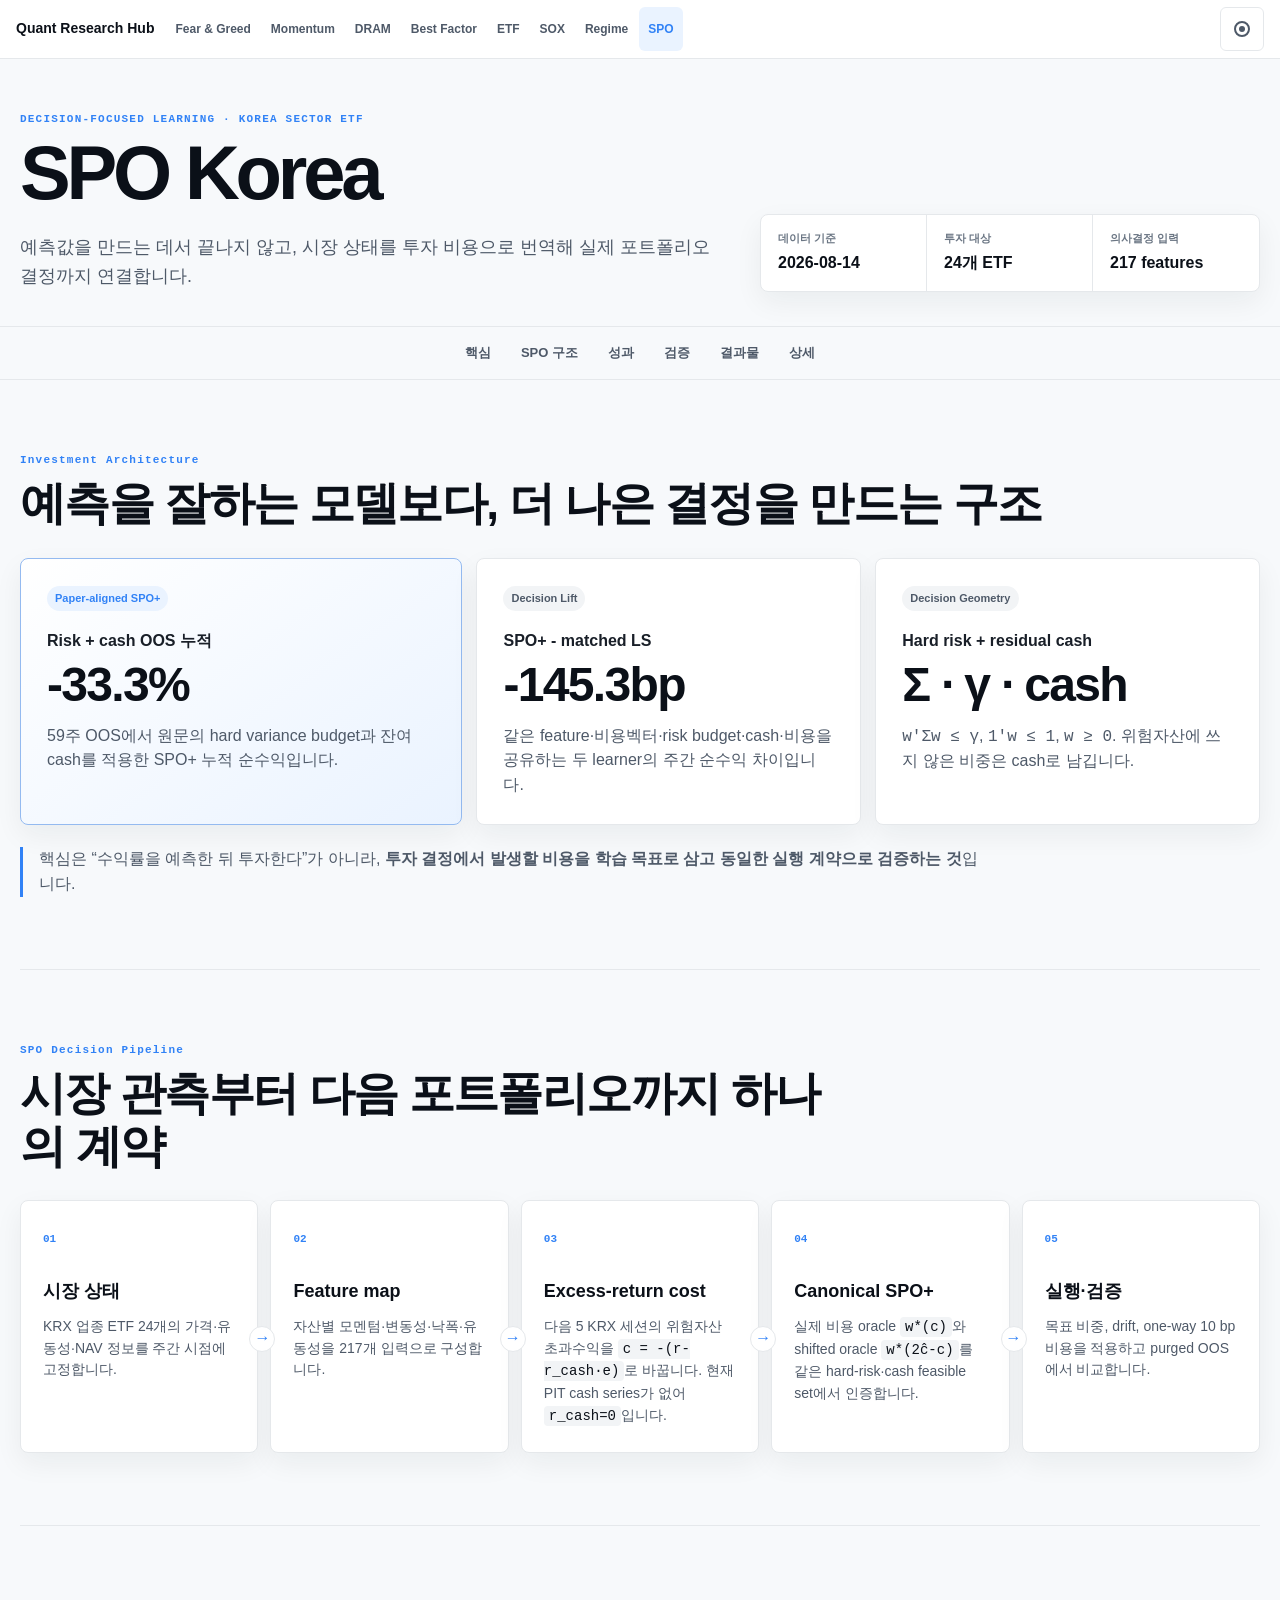
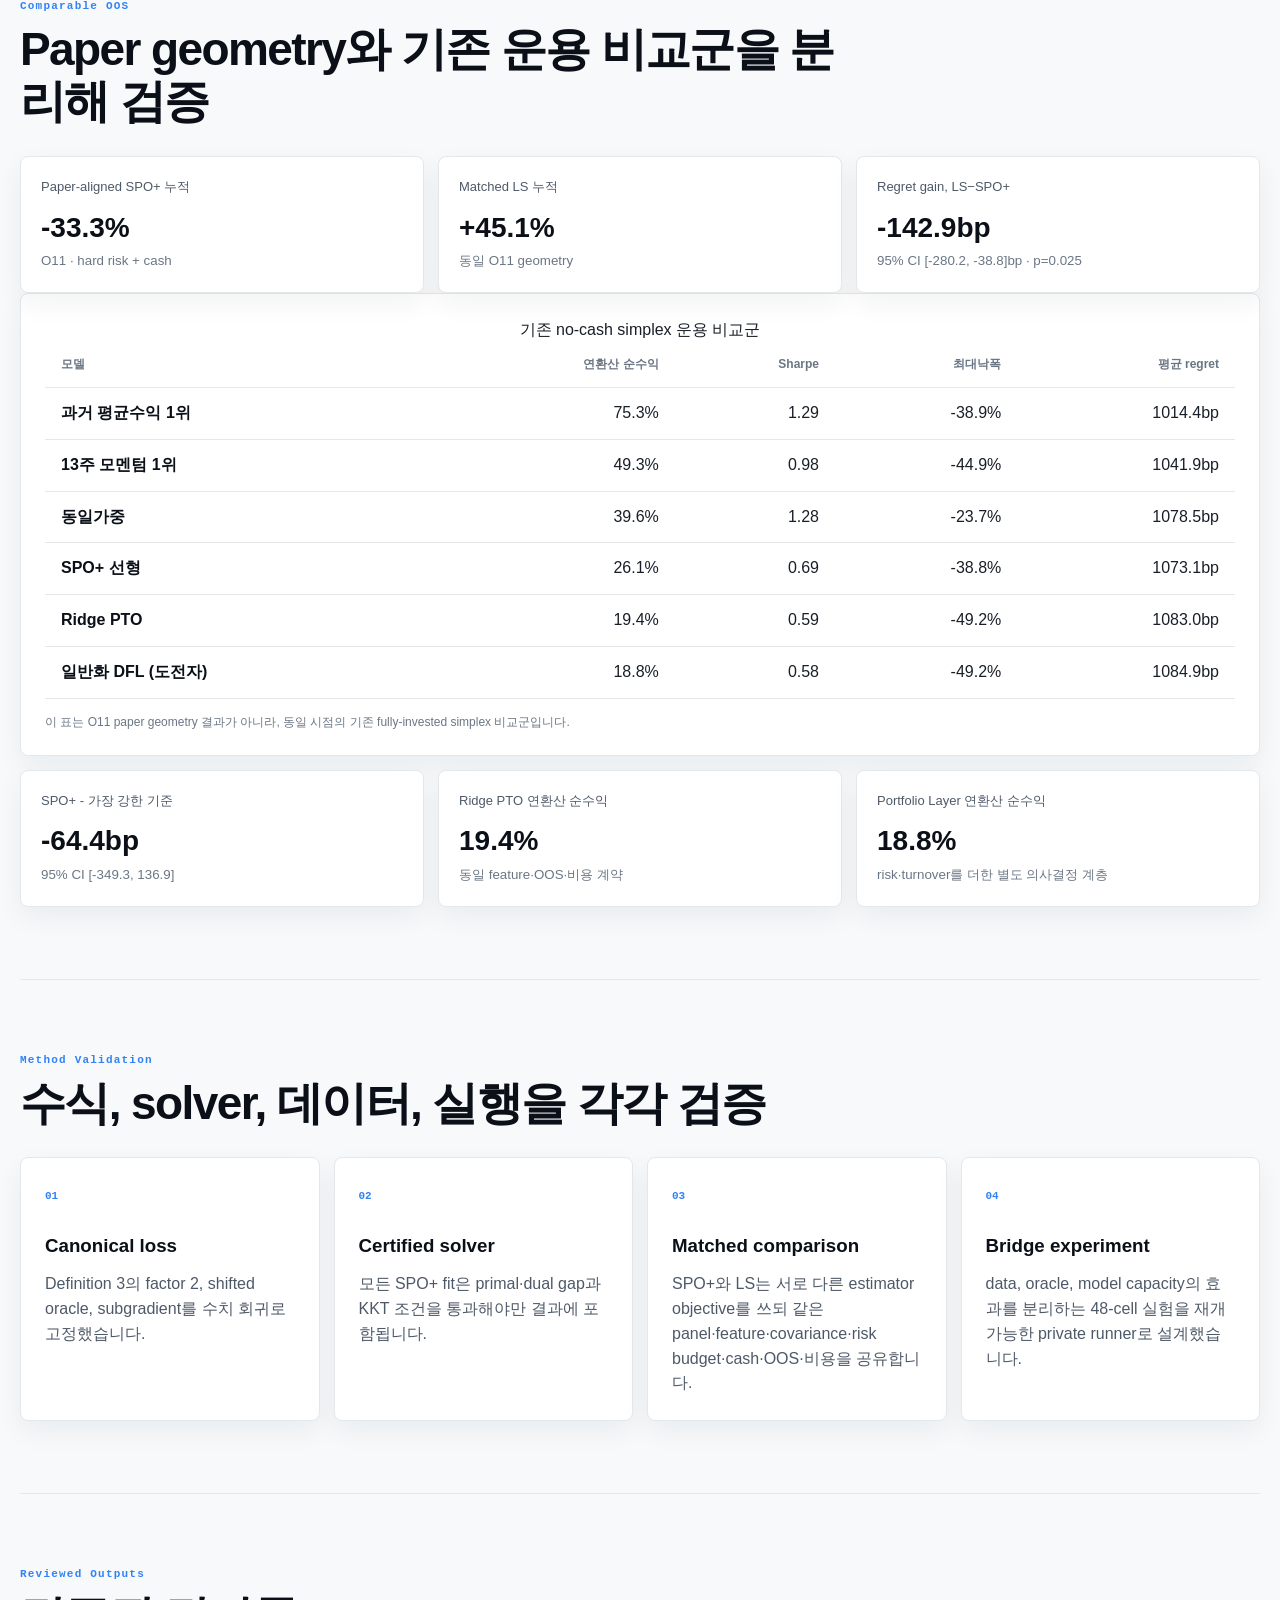
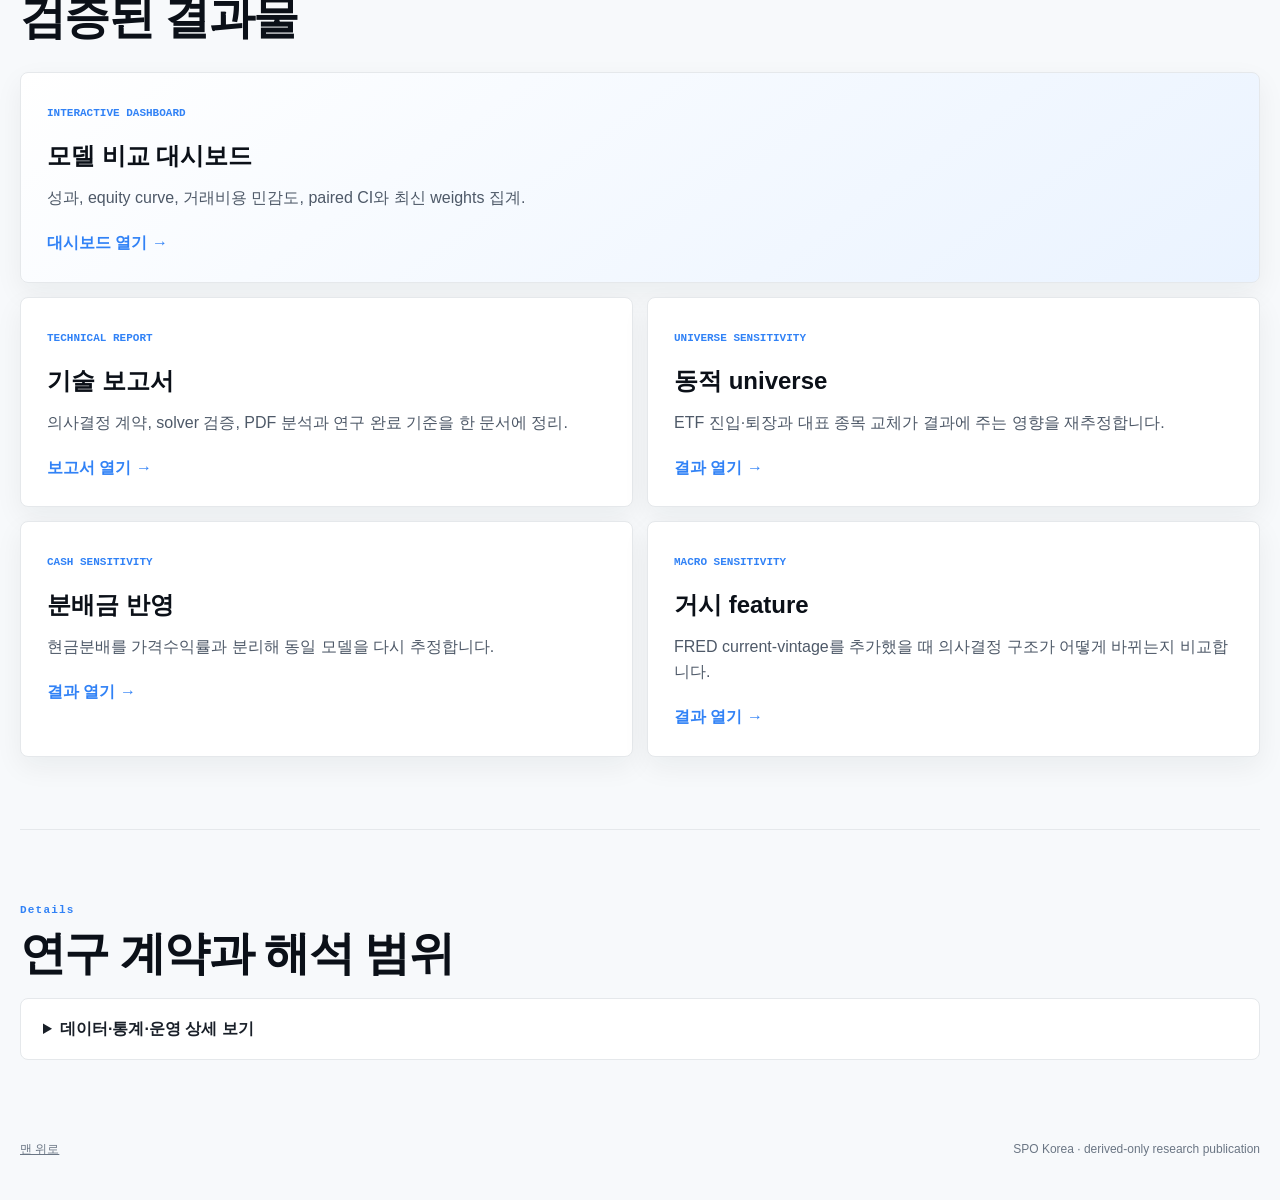
<file: index.html>
<!doctype html>
<html lang="ko" data-theme="light">
<head>
  <meta charset="utf-8">
  <meta name="viewport" content="width=device-width, initial-scale=1">
  <meta name="color-scheme" content="light dark">
  <meta name="description" content="한국 업종 ETF에서 SPO+, PTO, 일반화 DFL과 기준모형을 동일한 주간 OOS 계약으로 비교하는 의사결정 중심 리서치">
  <meta http-equiv="Content-Security-Policy" content="default-src 'none'; style-src 'self'; script-src 'self'; img-src 'self' data:; frame-src 'self'; connect-src 'none'; base-uri 'none'; form-action 'none'">
  <title>SPO Korea | Decision-focused ETF Research</title>
  <link rel="icon" href="data:,">
  <link rel="stylesheet" href="assets/styles.css">
  <script src="assets/app.js" defer></script>
</head>
<body id="top" class="has-quant-shared-nav">
  <a class="skip-link" href="#main-content">본문으로 건너뛰기</a>
  <nav class="site-nav" aria-label="연결 프로젝트 바로가기">
    <div class="site-nav-inner">
      <a class="site-nav-brand" href="https://sonchanggi.github.io/quant-dashboard/">Quant Research Hub</a>
      <div class="site-nav-links" aria-label="프로젝트 목록">
        <a href="https://sonchanggi.github.io/fearNgreed/">Fear &amp; Greed</a>
        <a href="https://sonchanggi.github.io/momentum-factor-lab/">Momentum</a>
        <a href="https://sonchanggi.github.io/dram-price/">DRAM</a>
        <a href="https://sonchanggi.github.io/best-factor/">Best Factor</a>
        <a href="https://sonchanggi.github.io/etf-tracking/">ETF</a>
        <a href="https://sonchanggi.github.io/sox/">SOX</a>
        <a href="https://sonchanggi.github.io/regime/">Regime</a>
        <a class="is-active" href="./" aria-current="page">SPO</a>
      </div>
      <button id="theme-toggle" class="theme-toggle" type="button" aria-pressed="false" aria-label="다크 모드로 전환">
        <span class="theme-toggle-icon" aria-hidden="true"></span>
        <span class="sr-only" id="theme-toggle-text">다크 모드</span>
      </button>
    </div>
  </nav>

  <header class="page-header" aria-labelledby="page-title">
    <div class="page-header-copy">
      <p class="eyebrow">DECISION-FOCUSED LEARNING · KOREA SECTOR ETF</p>
      <h1 id="page-title">SPO Korea</h1>
      <p class="hero-copy">예측값을 만드는 데서 끝나지 않고, 시장 상태를 투자 비용으로 번역해 실제 포트폴리오 결정까지 연결합니다.</p>
    </div>
    <div class="header-status-strip" aria-label="현재 연구 상태">
      <article><span>데이터 기준</span><strong>2026-08-14</strong></article>
      <article><span>투자 대상</span><strong>24개 ETF</strong></article>
      <article><span>의사결정 입력</span><strong>217 features</strong></article>
    </div>
  </header>

  <nav class="section-nav" aria-label="페이지 섹션 바로가기">
    <a href="#core">핵심</a><a href="#structure">SPO 구조</a><a href="#results">성과</a><a href="#evidence">검증</a><a href="#surfaces">결과물</a><a href="#details">상세</a>
  </nav>

  <main id="main-content" tabindex="-1">
    <section id="core" class="section verdict-section" aria-labelledby="core-title">
      <div class="section-heading"><p class="eyebrow">Investment Architecture</p><h2 id="core-title">예측을 잘하는 모델보다, 더 나은 결정을 만드는 구조</h2></div>
      <div class="verdict-grid">
        <article class="verdict-card verdict-primary">
          <span class="status-pill info">Paper-aligned SPO+</span>
          <h3>Risk + cash OOS 누적</h3>
          <strong class="hero-number">-33.3%</strong>
          <p>59주 OOS에서 원문의 hard variance budget과 잔여 cash를 적용한 SPO+ 누적 순수익입니다.</p>
        </article>
        <article class="verdict-card">
          <span class="status-pill neutral">Decision Lift</span>
          <h3>SPO+ - matched LS</h3>
          <strong class="hero-number">-145.3bp</strong>
          <p>같은 feature·비용벡터·risk budget·cash·비용을 공유하는 두 learner의 주간 순수익 차이입니다.</p>
        </article>
        <article class="verdict-card">
          <span class="status-pill neutral">Decision Geometry</span>
          <h3>Hard risk + residual cash</h3>
          <strong class="hero-number">Σ · γ · cash</strong>
          <p><code>w′Σw ≤ γ</code>, <code>1′w ≤ 1</code>, <code>w ≥ 0</code>. 위험자산에 쓰지 않은 비중은 cash로 남깁니다.</p>
        </article>
      </div>
      <p class="answer-note">핵심은 “수익률을 예측한 뒤 투자한다”가 아니라, <strong>투자 결정에서 발생할 비용을 학습 목표로 삼고 동일한 실행 계약으로 검증하는 것</strong>입니다.</p>
    </section>

    <section id="structure" class="section" aria-labelledby="structure-title">
      <div class="section-heading"><p class="eyebrow">SPO Decision Pipeline</p><h2 id="structure-title">시장 관측부터 다음 포트폴리오까지 하나의 계약</h2></div>
      <ol class="decision-grid">
        <li><span class="step">01</span><strong>시장 상태</strong><p>KRX 업종 ETF 24개의 가격·유동성·NAV 정보를 주간 시점에 고정합니다.</p></li>
        <li><span class="step">02</span><strong>Feature map</strong><p>자산별 모멘텀·변동성·낙폭·유동성을 217개 입력으로 구성합니다.</p></li>
        <li><span class="step">03</span><strong>Excess-return cost</strong><p>다음 5 KRX 세션의 위험자산 초과수익을 <code>c = -(r-r_cash·e)</code>로 바꿉니다. 현재 PIT cash series가 없어 <code>r_cash=0</code>입니다.</p></li>
        <li><span class="step">04</span><strong>Canonical SPO+</strong><p>실제 비용 oracle <code>w*(c)</code>와 shifted oracle <code>w*(2ĉ-c)</code>를 같은 hard-risk·cash feasible set에서 인증합니다.</p></li>
        <li><span class="step">05</span><strong>실행·검증</strong><p>목표 비중, drift, one-way 10 bp 비용을 적용하고 purged OOS에서 비교합니다.</p></li>
      </ol>
    </section>

    <section id="results" class="section" aria-labelledby="results-title">
      <div class="section-heading"><p class="eyebrow">Comparable OOS</p><h2 id="results-title">Paper geometry와 기존 운용 비교군을 분리해 검증</h2></div>
      <div class="comparison-grid">
        <article class="metric-card"><span>Paper-aligned SPO+ 누적</span><strong>-33.3%</strong><small>O11 · hard risk + cash</small></article>
        <article class="metric-card"><span>Matched LS 누적</span><strong>+45.1%</strong><small>동일 O11 geometry</small></article>
        <article class="metric-card"><span>Regret gain, LS−SPO+</span><strong>-142.9bp</strong><small>95% CI [-280.2, -38.8]bp · p=0.025</small></article>
      </div>
      <div class="table-card">
        <div class="table-scroll"><table>
          <caption>기존 no-cash simplex 운용 비교군</caption>
          <thead><tr><th scope="col">모델</th><th scope="col">연환산 순수익</th><th scope="col">Sharpe</th><th scope="col">최대낙폭</th><th scope="col">평균 regret</th></tr></thead>
          <tbody><tr><th scope="row">과거 평균수익 1위</th><td>75.3%</td><td>1.29</td><td>-38.9%</td><td>1014.4bp</td></tr><tr><th scope="row">13주 모멘텀 1위</th><td>49.3%</td><td>0.98</td><td>-44.9%</td><td>1041.9bp</td></tr><tr><th scope="row">동일가중</th><td>39.6%</td><td>1.28</td><td>-23.7%</td><td>1078.5bp</td></tr><tr><th scope="row">SPO+ 선형</th><td>26.1%</td><td>0.69</td><td>-38.8%</td><td>1073.1bp</td></tr><tr><th scope="row">Ridge PTO</th><td>19.4%</td><td>0.59</td><td>-49.2%</td><td>1083.0bp</td></tr><tr><th scope="row">일반화 DFL (도전자)</th><td>18.8%</td><td>0.58</td><td>-49.2%</td><td>1084.9bp</td></tr></tbody>
        </table></div>
        <p class="table-note">이 표는 O11 paper geometry 결과가 아니라, 동일 시점의 기존 fully-invested simplex 비교군입니다.</p>
      </div>
      <div class="comparison-grid">
        <article class="metric-card"><span>SPO+ - 가장 강한 기준</span><strong>-64.4bp</strong><small>95% CI [-349.3, 136.9]</small></article>
        <article class="metric-card"><span>Ridge PTO 연환산 순수익</span><strong>19.4%</strong><small>동일 feature·OOS·비용 계약</small></article>
        <article class="metric-card"><span>Portfolio Layer 연환산 순수익</span><strong>18.8%</strong><small>risk·turnover를 더한 별도 의사결정 계층</small></article>
      </div>
    </section>

    <section id="evidence" class="section" aria-labelledby="evidence-title">
      <div class="section-heading"><p class="eyebrow">Method Validation</p><h2 id="evidence-title">수식, solver, 데이터, 실행을 각각 검증</h2></div>
      <div class="evidence-grid">
        <article class="evidence-card"><span class="step">01</span><h3>Canonical loss</h3><p>Definition 3의 factor 2, shifted oracle, subgradient를 수치 회귀로 고정했습니다.</p></article>
        <article class="evidence-card"><span class="step">02</span><h3>Certified solver</h3><p>모든 SPO+ fit은 primal·dual gap과 KKT 조건을 통과해야만 결과에 포함됩니다.</p></article>
        <article class="evidence-card"><span class="step">03</span><h3>Matched comparison</h3><p>SPO+와 LS는 서로 다른 estimator objective를 쓰되 같은 panel·feature·covariance·risk budget·cash·OOS·비용을 공유합니다.</p></article>
        <article class="evidence-card"><span class="step">04</span><h3>Bridge experiment</h3><p>data, oracle, model capacity의 효과를 분리하는 48-cell 실험을 재개 가능한 private runner로 설계했습니다.</p></article>
      </div>
    </section>

    <section id="surfaces" class="section" aria-labelledby="surfaces-title">
      <div class="section-heading"><p class="eyebrow">Reviewed Outputs</p><h2 id="surfaces-title">검증된 결과물</h2></div>
      <div class="surface-grid">
        <a class="surface-card featured" href="research/"><span>Interactive dashboard</span><h3>모델 비교 대시보드</h3><p>성과, equity curve, 거래비용 민감도, paired CI와 최신 weights 집계.</p><strong>대시보드 열기 →</strong></a>
        <a class="surface-card" href="report/"><span>Technical report</span><h3>기술 보고서</h3><p>의사결정 계약, solver 검증, PDF 분석과 연구 완료 기준을 한 문서에 정리.</p><strong>보고서 열기 →</strong></a>
        <a class="surface-card" href="sensitivity/universe/"><span>Universe sensitivity</span><h3>동적 universe</h3><p>ETF 진입·퇴장과 대표 종목 교체가 결과에 주는 영향을 재추정합니다.</p><strong>결과 열기 →</strong></a>
        <a class="surface-card" href="sensitivity/cash/"><span>Cash sensitivity</span><h3>분배금 반영</h3><p>현금분배를 가격수익률과 분리해 동일 모델을 다시 추정합니다.</p><strong>결과 열기 →</strong></a>
        <a class="surface-card" href="sensitivity/fred/"><span>Macro sensitivity</span><h3>거시 feature</h3><p>FRED current-vintage를 추가했을 때 의사결정 구조가 어떻게 바뀌는지 비교합니다.</p><strong>결과 열기 →</strong></a>
      </div>
    </section>

    <section id="details" class="section details-section" aria-labelledby="details-title">
      <div class="section-heading compact-heading"><p class="eyebrow">Details</p><h2 id="details-title">연구 계약과 해석 범위</h2></div>
      <details class="operations"><summary>데이터·통계·운영 상세 보기</summary><div class="detail-grid">
        <section><h3>성과 해석</h3><p>Paper geometry의 SPO+−LS 주간 순수익 차이는 -145.3bp이고 regret gain은 -142.9bp, 95% CI [-280.2, -38.8]bp입니다. forward 확정 표본은 0/26주입니다.</p></section>
        <section><h3>데이터 기준</h3><p>Primary는 주간 open-to-open raw-price 기반 고정 panel입니다. 분배금·share-ratio가 완결된 total return과 2018년 이후 strict historical PIT는 별도 승격 조건으로 유지합니다.</p></section>
        <section><h3>논문과의 관계</h3><p>원문의 canonical SPO+ loss와 portfolio feasible set을 KRX에 적용했습니다. <code>γ=2.25·Var(e/d)</code>, 월별 PIT Ledoit–Wolf covariance, 잔여 cash를 사용합니다. 전체 48-cell 원인분해와 한국 PIT risk-free series는 접힌 상세 범위로 남깁니다.</p></section>
        <section><h3>공개·운영 경계</h3><p>연구 단계 방법론 효과 V2 · release 65d020ba81915cc6bd51a81537083d53. 검토된 파생 결과만 공개하며 원시 응답, 자격증명, DB, 학습행렬과 개별 ETF PnL은 포함하지 않습니다. 본 페이지는 개인 연구이며 매매 조언이 아닙니다.</p></section>
      </div></details>
    </section>
  </main>
  <footer><a href="#top">맨 위로</a><span>SPO Korea · derived-only research publication</span></footer>
</body>
</html>
</file>
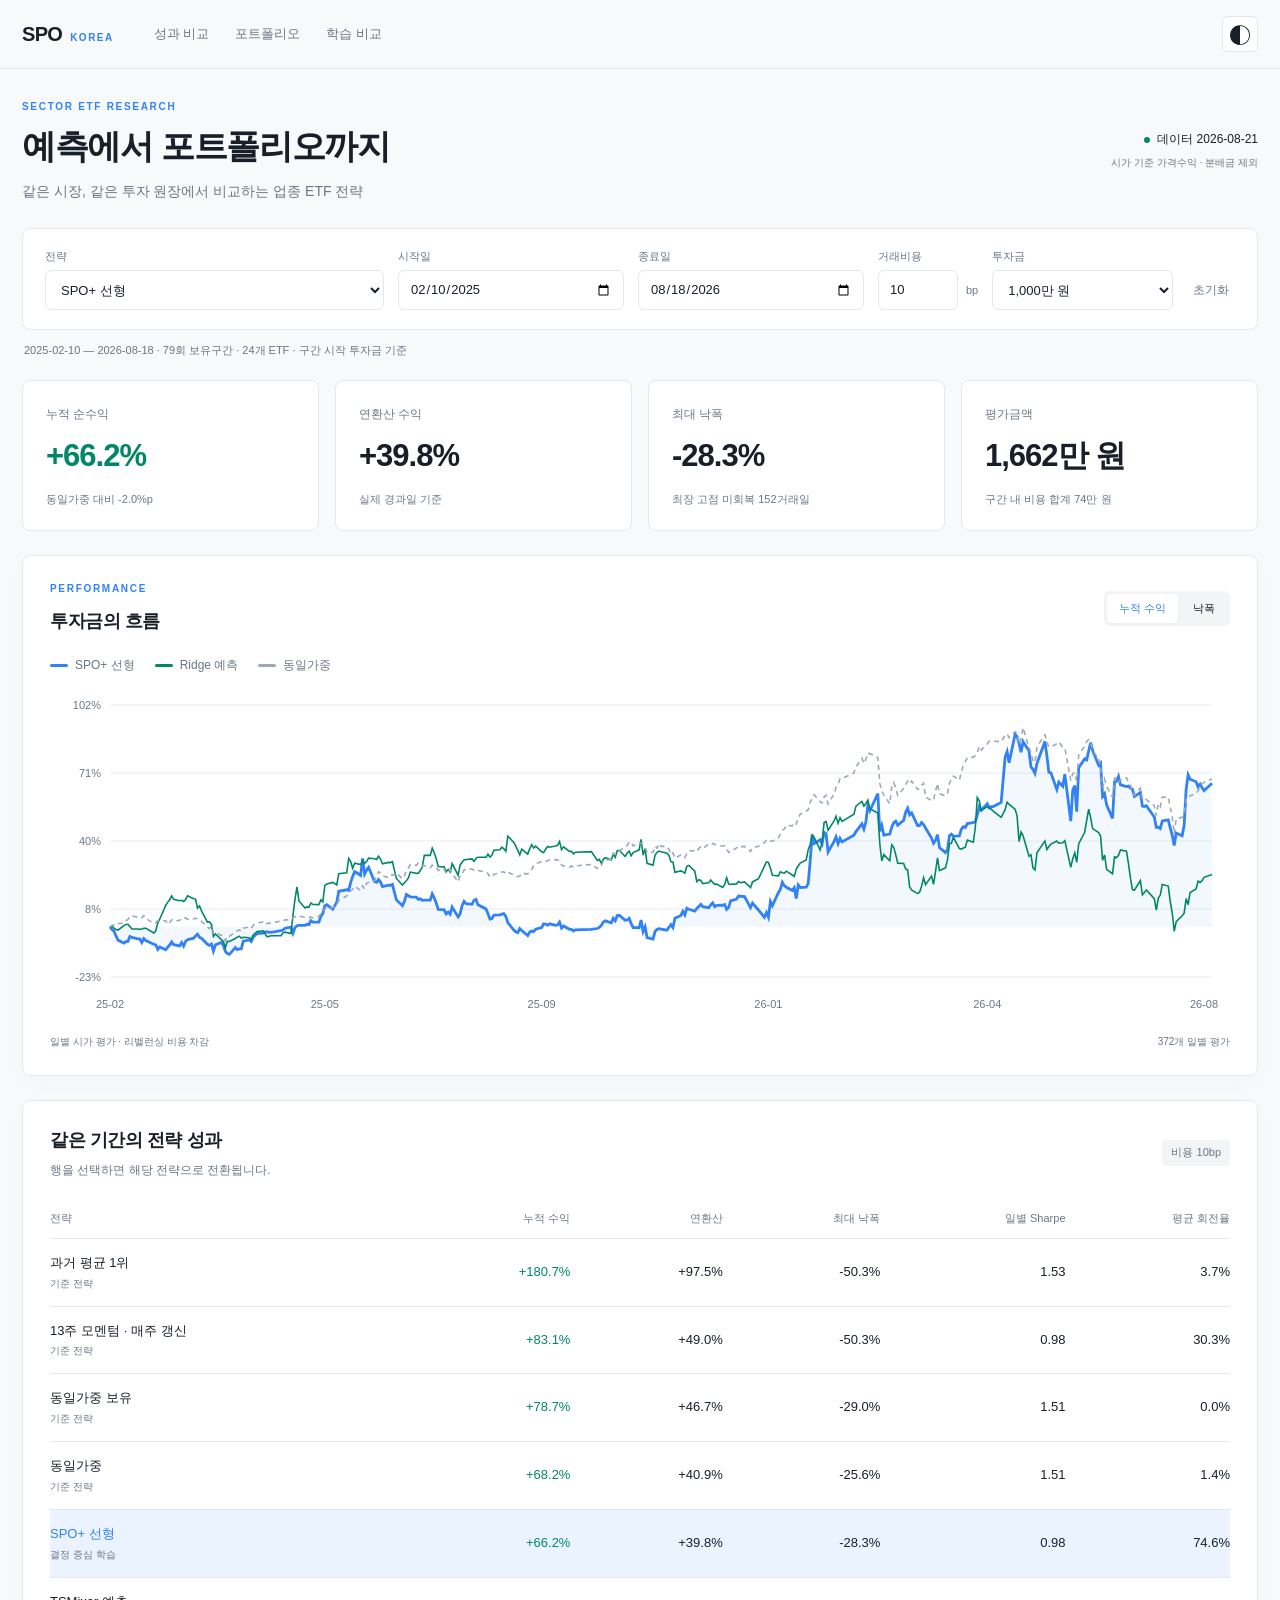
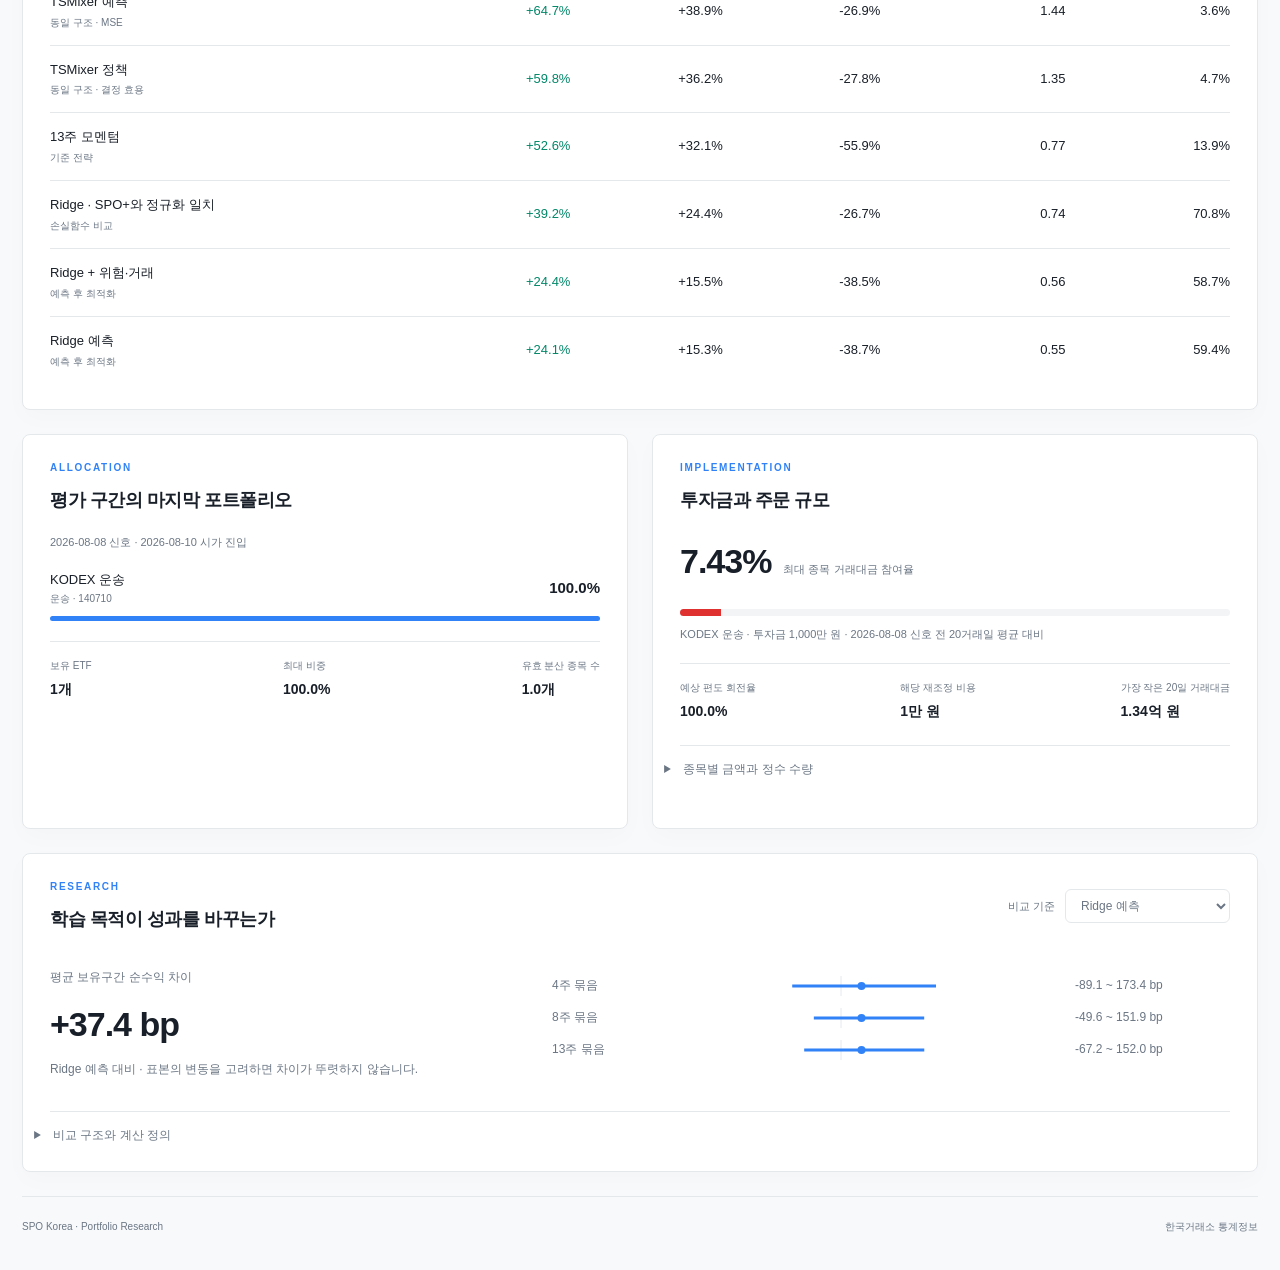
<file: public-web/index.html>
<!doctype html>
<html lang="ko" data-theme="light"><head><meta charset="utf-8"><meta name="viewport" content="width=device-width,initial-scale=1"><meta name="color-scheme" content="light dark"><meta http-equiv="Content-Security-Policy" content="default-src 'self'; script-src 'self'; style-src 'self' 'unsafe-inline'; img-src 'self' data:; connect-src 'self'; base-uri 'none'; form-action 'none'"><title>SPO Korea · 포트폴리오 연구</title><link rel="icon" href="data:,"><link rel="stylesheet" href="styles.css"><script src="app.js" type="module"></script></head>
<body><a class="skip" href="#main">본문 바로가기</a>
<nav class="nav"><a class="brand" href="#">SPO<span>KOREA</span></a><div class="nav-links"><a href="#performance">성과 비교</a><a href="#allocation">포트폴리오</a><a href="#research">학습 비교</a></div><button id="theme" type="button" aria-label="어두운 테마로 변경">◐</button></nav>
<main id="main"><header class="hero"><div><p class="eyebrow">SECTOR ETF RESEARCH</p><h1>예측에서 포트폴리오까지</h1><p class="intro">같은 시장, 같은 투자 원장에서 비교하는 업종 ETF 전략</p></div><div class="data-stamp"><span class="dot"></span><span id="asof">데이터 확인 중</span><small id="basis"></small></div></header>
<div id="load-status" role="status" class="loading">검증된 연구 결과를 불러오고 있습니다.</div>
<div id="workspace" hidden>
<section class="controls" aria-label="성과 계산 조건"><label>전략<select id="model"></select></label><label>시작일<input type="date" id="start"></label><label>종료일<input type="date" id="end"></label><label>거래비용<span class="input-unit"><input id="cost" type="number" min="0" max="100" step="1" value="10"><span>bp</span></span></label><label>투자금<select id="capital"><option value="1000000">100만 원</option><option value="10000000" selected>1,000만 원</option><option value="100000000">1억 원</option><option value="1000000000">10억 원</option></select></label><button id="reset" class="subtle">초기화</button></section>
<p id="range-status" class="range-status" aria-live="polite"></p>
<div id="empty" class="empty" hidden>이 기간에 완결된 투자 구간이 없습니다. 조회 기간을 넓혀 주세요.</div>
<div id="results">
<div class="kpis"><article><span>누적 순수익</span><strong id="k-return"></strong><small id="k-relative"></small></article><article><span>연환산 수익</span><strong id="k-cagr"></strong><small>실제 경과일 기준</small></article><article><span>최대 낙폭</span><strong id="k-mdd"></strong><small id="k-recovery"></small></article><article><span>평가금액</span><strong id="k-wealth"></strong><small id="k-cost"></small></article></div>
<section id="performance" class="panel"><div class="panel-head"><div><p class="eyebrow">PERFORMANCE</p><h2>투자금의 흐름</h2></div><div class="segmented" aria-label="그래프 표시"><button id="view-wealth" class="active" aria-pressed="true">누적 수익</button><button id="view-drawdown" aria-pressed="false">낙폭</button></div></div><div id="chart-legend" class="legend"></div><div class="chart-wrap"><svg id="equity" role="img" aria-label="선택 전략과 비교 전략의 일별 성과" viewBox="0 0 1120 340"></svg><div id="tooltip" class="tooltip" hidden></div></div><div class="chart-foot"><span>일별 시가 평가 · 리밸런싱 비용 차감</span><span id="chart-count"></span></div></section>
<section class="panel"><div class="panel-head"><div><h2>같은 기간의 전략 성과</h2><p>행을 선택하면 해당 전략으로 전환됩니다.</p></div><span class="chip" id="cost-label"></span></div><div class="table-scroll"><table id="comparison"><thead><tr><th>전략</th><th>누적 수익</th><th>연환산</th><th>최대 낙폭</th><th>일별 Sharpe</th><th>평균 회전율</th></tr></thead><tbody></tbody></table></div></section>
<div class="two-col"><section id="allocation" class="panel"><div class="panel-head"><div><p class="eyebrow">ALLOCATION</p><h2>평가 구간의 마지막 포트폴리오</h2></div></div><p id="allocation-date" class="muted"></p><div id="weights"></div><div id="concentration" class="inline-stats"></div></section><section class="panel"><div class="panel-head"><div><p class="eyebrow">IMPLEMENTATION</p><h2>투자금과 주문 규모</h2></div></div><div class="capacity-main"><strong id="participation"></strong><span>최대 종목 거래대금 참여율</span></div><div class="capacity-track"><i id="capacity-bar"></i></div><p id="capacity-context" class="muted"></p><div class="inline-stats"><div><span>예상 편도 회전율</span><b id="turnover"></b></div><div><span>해당 재조정 비용</span><b id="trade-cost"></b></div><div><span>가장 작은 20일 거래대금</span><b id="min-adv"></b></div></div><details><summary>종목별 금액과 정수 수량</summary><div class="table-scroll"><table id="orders"><thead><tr><th>ETF</th><th>목표 금액</th><th>목표 수량</th><th>거래 / ADV</th></tr></thead><tbody></tbody></table></div><p class="muted">조회 투자금으로 계산한 규모 예시입니다. 정수 수량의 잔액은 현금으로 남습니다.</p></details></section></div>
<section id="research" class="panel"><div class="panel-head"><div><p class="eyebrow">RESEARCH</p><h2>학습 목적이 성과를 바꾸는가</h2></div><label class="inline-label">비교 기준<select id="reference"></select></label></div><div class="inference"><div><span>평균 보유구간 순수익 차이</span><strong id="effect"></strong><p id="effect-status"></p></div><div class="intervals" id="intervals"></div></div><details><summary>비교 구조와 계산 정의</summary><div class="method-grid"><div><h3>SPO+ 선형</h3><p>예측이 유발하는 자산 선택의 손실을 학습합니다. 출력 점수는 자산 간 순위에 사용합니다.</p></div><div><h3>TSMixer 정책</h3><p>시간·변수 혼합망에 예측 Head A와 비중 Head B를 연결합니다. 같은 구조의 MSE 학습과 결정 효용 학습을 비교합니다.</p></div><div><h3>공통 투자 원장</h3><p>5거래일 예측 label과 다음 재조정까지의 실제 보유기간을 분리합니다. 비용은 매매 전 보유비중의 변화에 적용합니다.</p></div><div><h3>기간과 불확실성</h3><p>선택 기간에 완결된 투자 구간을 사용합니다. 4·8·13주 block bootstrap으로 순수익 차이의 95% 구간을 계산합니다.</p></div></div><div id="statistical-detail"></div><p id="neural-note" class="muted"></p><p id="provenance" class="muted"></p></details></section>
</div></div><footer><span>SPO Korea · Portfolio Research</span><span id="footer-source">한국거래소 통계정보</span></footer></main></body></html>
</file>
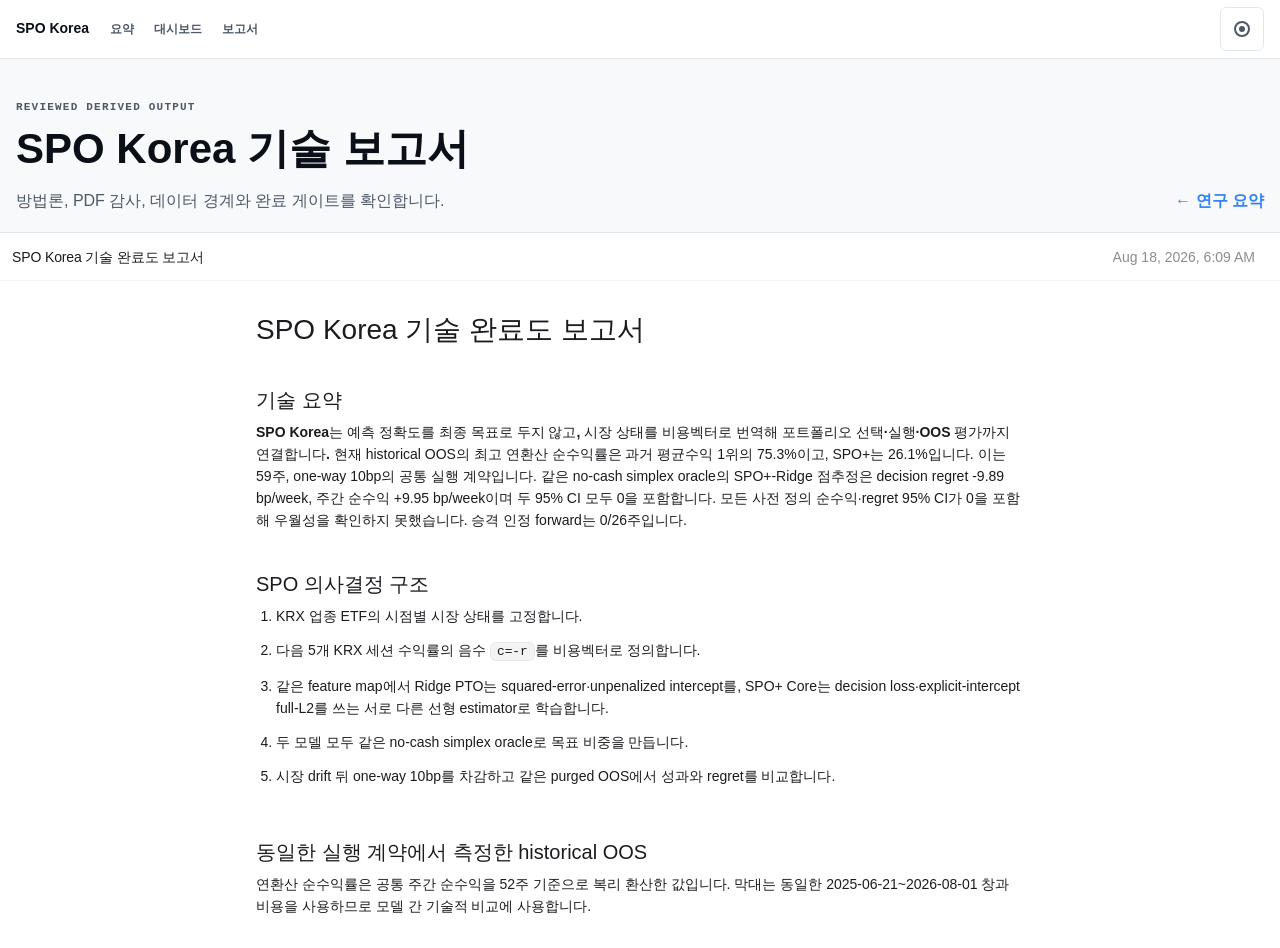
<file: report/index.html>
<!doctype html>
<html lang="ko" data-theme="light">
<head>
  <meta charset="utf-8"><meta name="viewport" content="width=device-width,initial-scale=1">
  <meta name="color-scheme" content="light dark">
  <meta http-equiv="Content-Security-Policy" content="default-src 'none'; style-src 'self' '../assets'; script-src 'self' '../assets'; frame-src 'self'; img-src 'self' data:; base-uri 'none'; form-action 'none'">
  <title>SPO Korea 기술 보고서 | SPO Korea</title>
  <link rel="stylesheet" href="../assets/styles.css"><script src="../assets/app.js" defer></script>
</head>
<body class="reader-page">
  <a class="skip-link" href="#reader">본문으로 건너뛰기</a>
  <nav class="site-nav"><div class="site-nav-inner"><a class="site-nav-brand" href="../">SPO Korea</a><div class="site-nav-links"><a href="../">요약</a><a href="../research/">대시보드</a><a href="../report/">보고서</a></div><button id="theme-toggle" class="theme-toggle" type="button" aria-pressed="false" aria-label="다크 모드로 전환"><span class="theme-toggle-icon" aria-hidden="true"></span><span class="sr-only" id="theme-toggle-text">다크 모드</span></button></div></nav>
  <header class="reader-header"><div><p class="eyebrow">REVIEWED DERIVED OUTPUT</p><h1>SPO Korea 기술 보고서</h1><p>방법론, PDF 감사, 데이터 경계와 완료 게이트를 확인합니다.</p></div><a href="../">← 연구 요약</a></header>
  <main id="reader" class="reader-shell"><iframe src="content.html" title="SPO Korea 기술 보고서" loading="eager"></iframe></main>
</body></html>
</file>
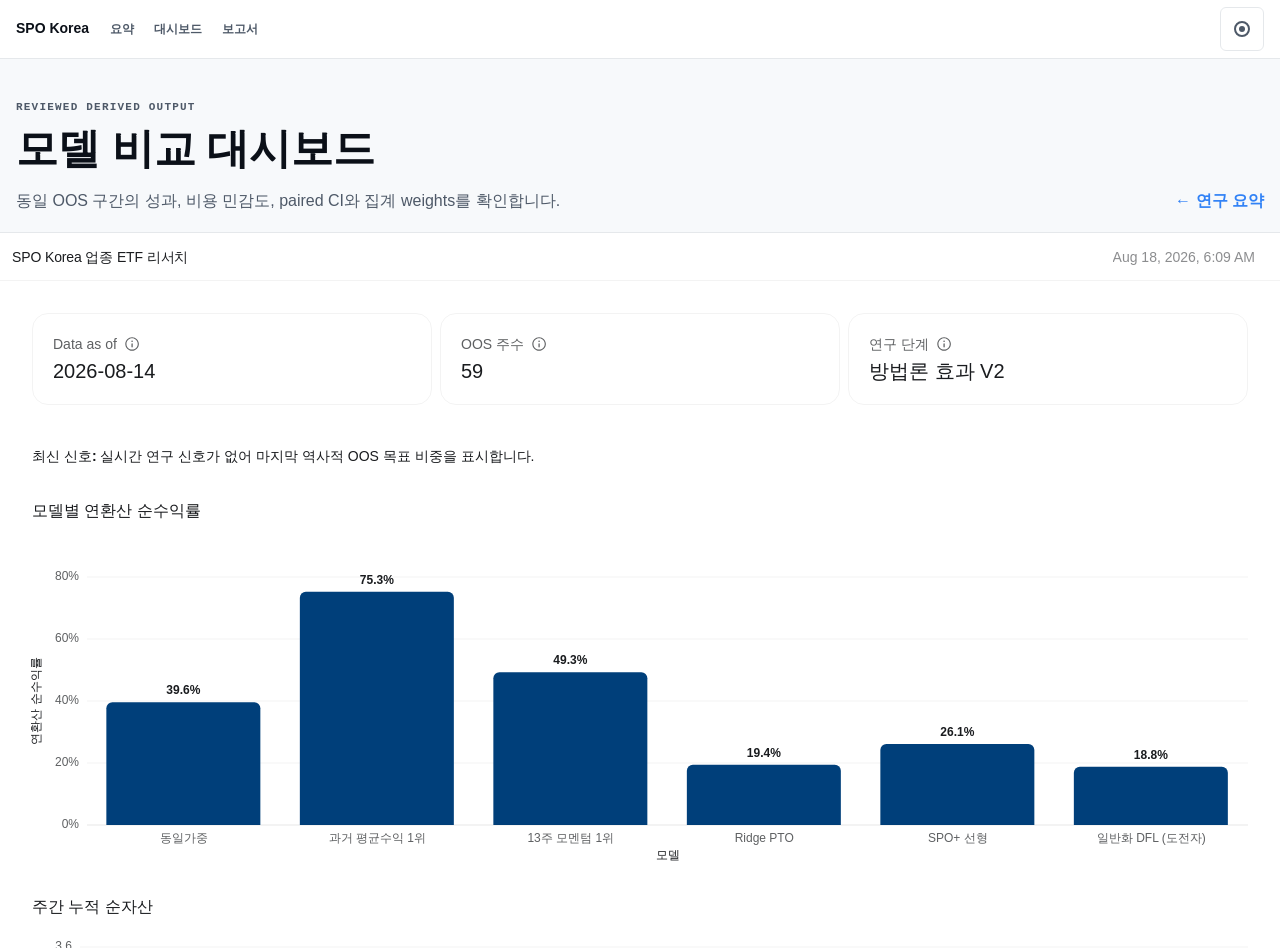
<file: research/index.html>
<!doctype html>
<html lang="ko" data-theme="light">
<head>
  <meta charset="utf-8"><meta name="viewport" content="width=device-width,initial-scale=1">
  <meta name="color-scheme" content="light dark">
  <meta http-equiv="Content-Security-Policy" content="default-src 'none'; style-src 'self' '../assets'; script-src 'self' '../assets'; frame-src 'self'; img-src 'self' data:; base-uri 'none'; form-action 'none'">
  <title>모델 비교 대시보드 | SPO Korea</title>
  <link rel="stylesheet" href="../assets/styles.css"><script src="../assets/app.js" defer></script>
</head>
<body class="reader-page">
  <a class="skip-link" href="#reader">본문으로 건너뛰기</a>
  <nav class="site-nav"><div class="site-nav-inner"><a class="site-nav-brand" href="../">SPO Korea</a><div class="site-nav-links"><a href="../">요약</a><a href="../research/">대시보드</a><a href="../report/">보고서</a></div><button id="theme-toggle" class="theme-toggle" type="button" aria-pressed="false" aria-label="다크 모드로 전환"><span class="theme-toggle-icon" aria-hidden="true"></span><span class="sr-only" id="theme-toggle-text">다크 모드</span></button></div></nav>
  <header class="reader-header"><div><p class="eyebrow">REVIEWED DERIVED OUTPUT</p><h1>모델 비교 대시보드</h1><p>동일 OOS 구간의 성과, 비용 민감도, paired CI와 집계 weights를 확인합니다.</p></div><a href="../">← 연구 요약</a></header>
  <main id="reader" class="reader-shell"><iframe src="content.html" title="모델 비교 대시보드" loading="eager"></iframe></main>
</body></html>
</file>
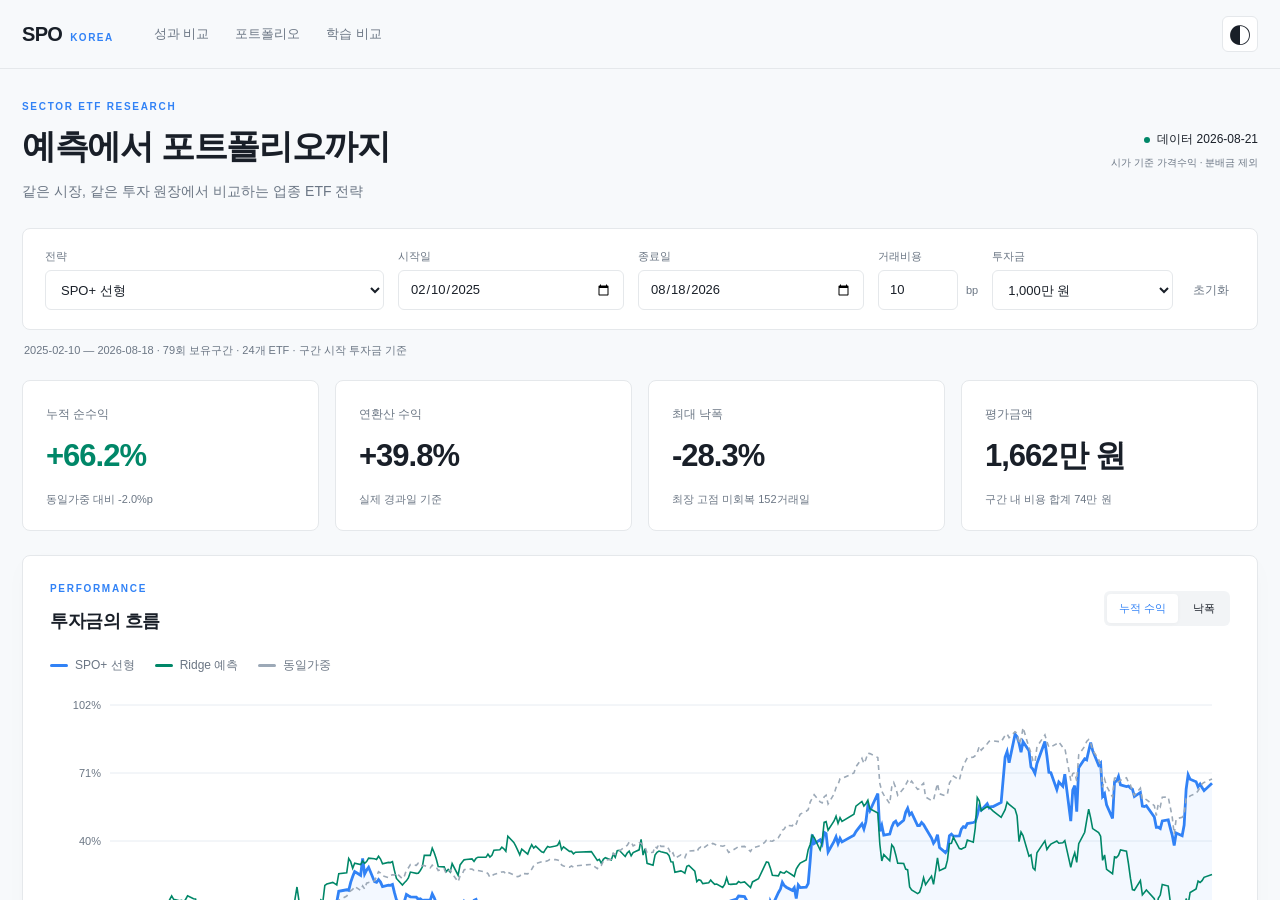
<file: public-web/report/index.html>
<!doctype html><html lang="ko"><meta charset="utf-8"><meta name="viewport" content="width=device-width,initial-scale=1"><meta http-equiv="refresh" content="0;url=../index.html#research"><title>SPO Korea 연구</title><p><a href="../index.html#research">SPO Korea 연구 페이지로 이동</a></p></html>
</file>
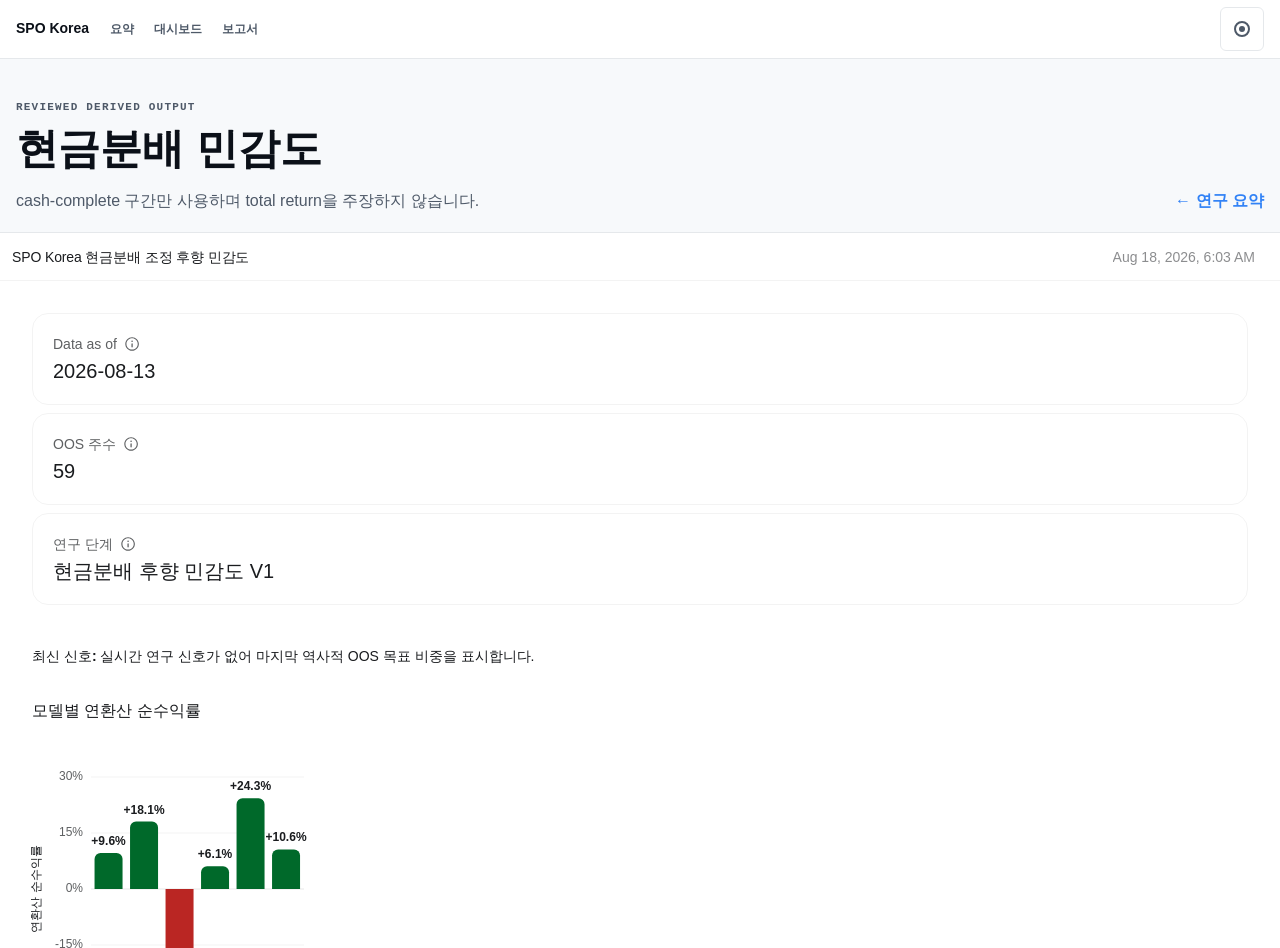
<file: sensitivity/cash/index.html>
<!doctype html>
<html lang="ko" data-theme="light">
<head>
  <meta charset="utf-8"><meta name="viewport" content="width=device-width,initial-scale=1">
  <meta name="color-scheme" content="light dark">
  <meta http-equiv="Content-Security-Policy" content="default-src 'none'; style-src 'self' '../assets'; script-src 'self' '../assets'; frame-src 'self'; img-src 'self' data:; base-uri 'none'; form-action 'none'">
  <title>현금분배 민감도 | SPO Korea</title>
  <link rel="stylesheet" href="../../assets/styles.css"><script src="../../assets/app.js" defer></script>
</head>
<body class="reader-page">
  <a class="skip-link" href="#reader">본문으로 건너뛰기</a>
  <nav class="site-nav"><div class="site-nav-inner"><a class="site-nav-brand" href="../../">SPO Korea</a><div class="site-nav-links"><a href="../../">요약</a><a href="../../research/">대시보드</a><a href="../../report/">보고서</a></div><button id="theme-toggle" class="theme-toggle" type="button" aria-pressed="false" aria-label="다크 모드로 전환"><span class="theme-toggle-icon" aria-hidden="true"></span><span class="sr-only" id="theme-toggle-text">다크 모드</span></button></div></nav>
  <header class="reader-header"><div><p class="eyebrow">REVIEWED DERIVED OUTPUT</p><h1>현금분배 민감도</h1><p>cash-complete 구간만 사용하며 total return을 주장하지 않습니다.</p></div><a href="../../">← 연구 요약</a></header>
  <main id="reader" class="reader-shell"><iframe src="content.html" title="현금분배 민감도" loading="eager"></iframe></main>
</body></html>
</file>
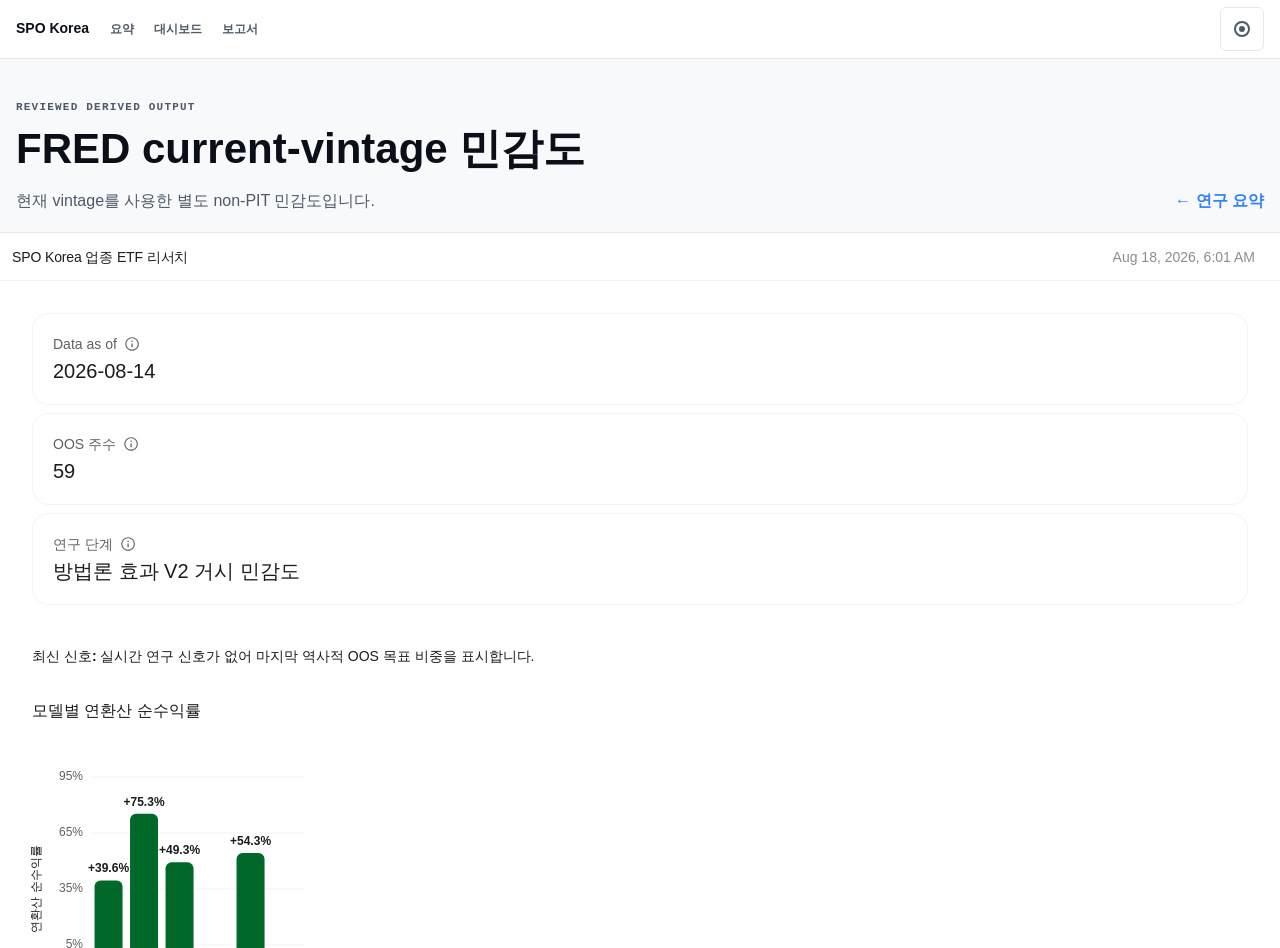
<file: sensitivity/fred/index.html>
<!doctype html>
<html lang="ko" data-theme="light">
<head>
  <meta charset="utf-8"><meta name="viewport" content="width=device-width,initial-scale=1">
  <meta name="color-scheme" content="light dark">
  <meta http-equiv="Content-Security-Policy" content="default-src 'none'; style-src 'self' '../assets'; script-src 'self' '../assets'; frame-src 'self'; img-src 'self' data:; base-uri 'none'; form-action 'none'">
  <title>FRED current-vintage 민감도 | SPO Korea</title>
  <link rel="stylesheet" href="../../assets/styles.css"><script src="../../assets/app.js" defer></script>
</head>
<body class="reader-page">
  <a class="skip-link" href="#reader">본문으로 건너뛰기</a>
  <nav class="site-nav"><div class="site-nav-inner"><a class="site-nav-brand" href="../../">SPO Korea</a><div class="site-nav-links"><a href="../../">요약</a><a href="../../research/">대시보드</a><a href="../../report/">보고서</a></div><button id="theme-toggle" class="theme-toggle" type="button" aria-pressed="false" aria-label="다크 모드로 전환"><span class="theme-toggle-icon" aria-hidden="true"></span><span class="sr-only" id="theme-toggle-text">다크 모드</span></button></div></nav>
  <header class="reader-header"><div><p class="eyebrow">REVIEWED DERIVED OUTPUT</p><h1>FRED current-vintage 민감도</h1><p>현재 vintage를 사용한 별도 non-PIT 민감도입니다.</p></div><a href="../../">← 연구 요약</a></header>
  <main id="reader" class="reader-shell"><iframe src="content.html" title="FRED current-vintage 민감도" loading="eager"></iframe></main>
</body></html>
</file>
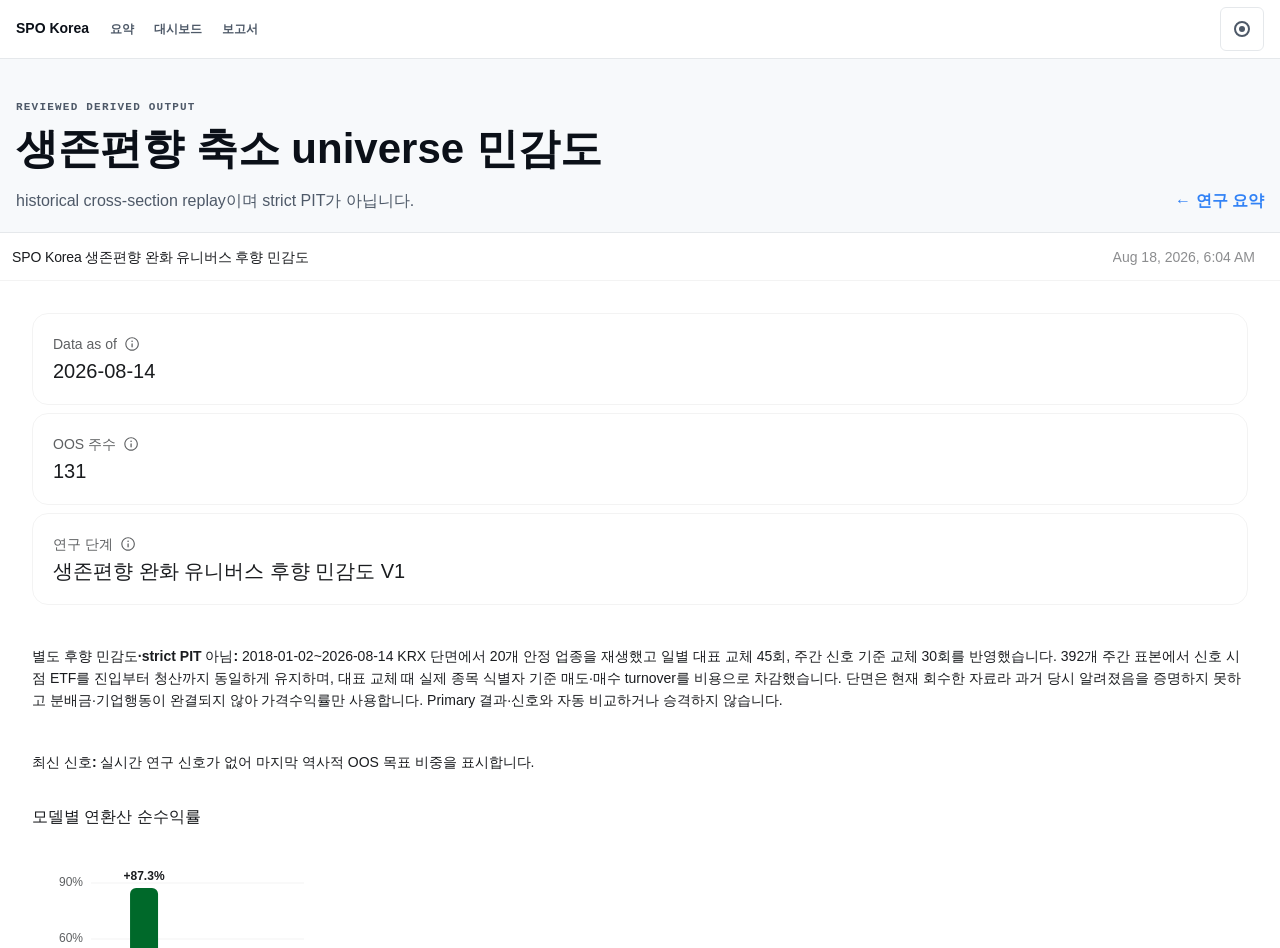
<file: sensitivity/universe/index.html>
<!doctype html>
<html lang="ko" data-theme="light">
<head>
  <meta charset="utf-8"><meta name="viewport" content="width=device-width,initial-scale=1">
  <meta name="color-scheme" content="light dark">
  <meta http-equiv="Content-Security-Policy" content="default-src 'none'; style-src 'self' '../assets'; script-src 'self' '../assets'; frame-src 'self'; img-src 'self' data:; base-uri 'none'; form-action 'none'">
  <title>생존편향 축소 universe 민감도 | SPO Korea</title>
  <link rel="stylesheet" href="../../assets/styles.css"><script src="../../assets/app.js" defer></script>
</head>
<body class="reader-page">
  <a class="skip-link" href="#reader">본문으로 건너뛰기</a>
  <nav class="site-nav"><div class="site-nav-inner"><a class="site-nav-brand" href="../../">SPO Korea</a><div class="site-nav-links"><a href="../../">요약</a><a href="../../research/">대시보드</a><a href="../../report/">보고서</a></div><button id="theme-toggle" class="theme-toggle" type="button" aria-pressed="false" aria-label="다크 모드로 전환"><span class="theme-toggle-icon" aria-hidden="true"></span><span class="sr-only" id="theme-toggle-text">다크 모드</span></button></div></nav>
  <header class="reader-header"><div><p class="eyebrow">REVIEWED DERIVED OUTPUT</p><h1>생존편향 축소 universe 민감도</h1><p>historical cross-section replay이며 strict PIT가 아닙니다.</p></div><a href="../../">← 연구 요약</a></header>
  <main id="reader" class="reader-shell"><iframe src="content.html" title="생존편향 축소 universe 민감도" loading="eager"></iframe></main>
</body></html>
</file>
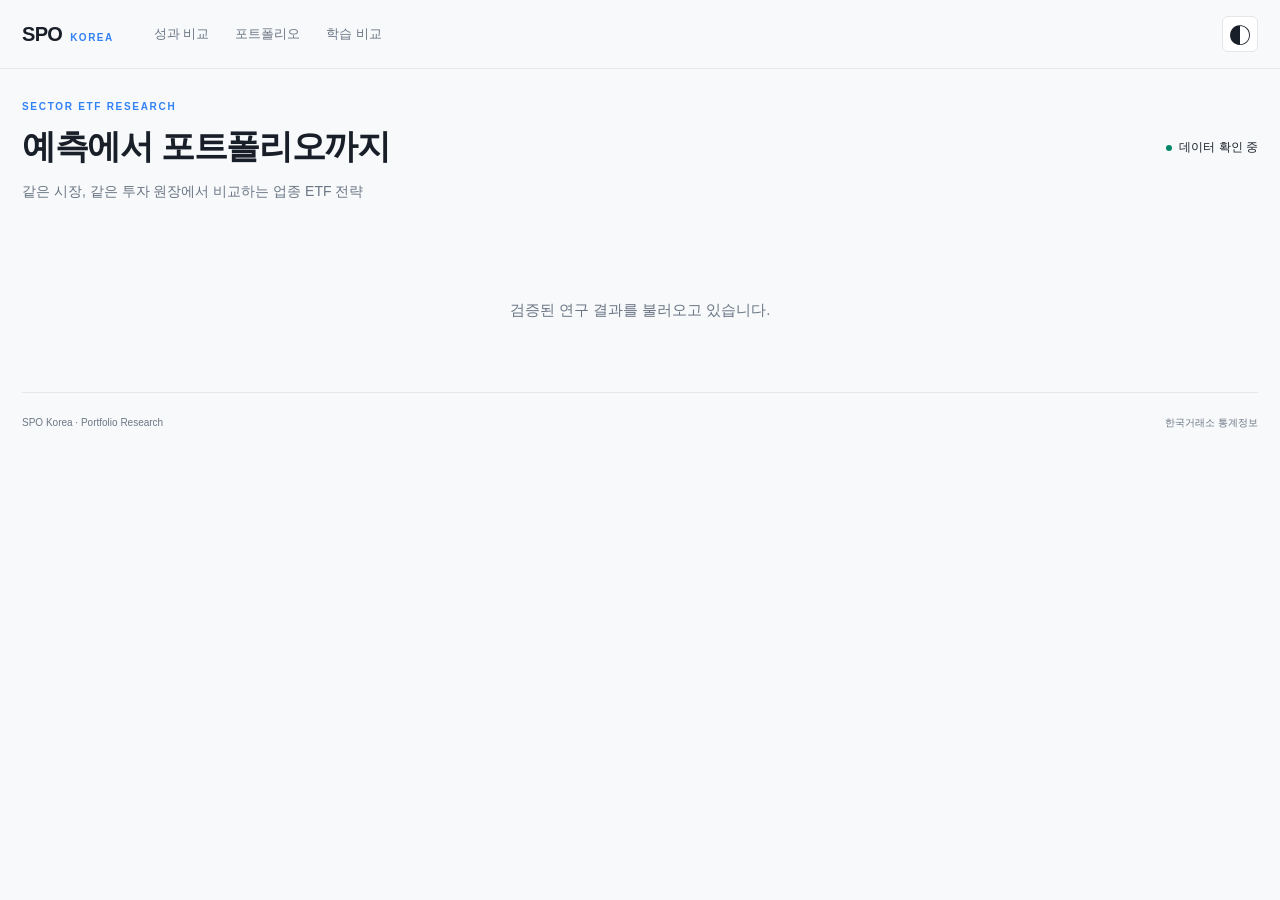
<file: public-web/sensitivity/cash/index.html>
<!doctype html><html lang="ko"><meta charset="utf-8"><meta name="viewport" content="width=device-width,initial-scale=1"><meta http-equiv="refresh" content="0;url=../../index.html#research"><title>SPO Korea 연구</title><p><a href="../../index.html#research">SPO Korea 연구 페이지로 이동</a></p></html>
</file>
<file: assets/styles.css>
:root{color-scheme:light;--page:#f7f9fb;--surface:#fff;--soft:#f2f4f6;--ink:#191f28;--strong:#0b1018;--muted:#4e5968;--faint:#6b7684;--line:#e5e8eb;--focus:#155eef;--brand:#3182f6;--brand-soft:#eaf3ff;--positive:#008768;--negative:#e03131;--warning:#b76e00;--warning-soft:#fff4df;--shadow:0 10px 28px rgb(25 31 40 / 6%);--content:1320px;--nav:59px;--sans:Inter,Pretendard,-apple-system,BlinkMacSystemFont,"Segoe UI",Roboto,"Noto Sans KR",Arial,sans-serif;--mono:ui-monospace,SFMono-Regular,Menlo,monospace}html[data-theme=dark]{color-scheme:dark;--page:#111318;--surface:#181d26;--soft:#242b38;--ink:#f2f4f6;--strong:#fff;--muted:#c3ccda;--faint:#a8b2c0;--line:#303948;--focus:#8ab8ff;--brand:#5da2ff;--brand-soft:#203452;--positive:#62d4a4;--negative:#ff8a8a;--warning:#ffd166;--warning-soft:#46371d;--shadow:0 12px 32px rgb(0 0 0 / 22%)}*{box-sizing:border-box}html{scroll-behavior:smooth;scroll-padding-top:calc(var(--nav) + 66px)}body{min-width:320px;margin:0;background:var(--page);color:var(--ink);font-family:var(--sans);font-size:16px;line-height:1.55;text-rendering:optimizeLegibility}a{color:inherit}button{font:inherit}.sr-only{position:absolute;width:1px;height:1px;margin:-1px;overflow:hidden;clip:rect(0,0,0,0);white-space:nowrap}.skip-link{position:fixed;z-index:2000;top:8px;left:8px;padding:10px 14px;transform:translateY(-160%);border-radius:6px;background:var(--strong);color:var(--surface);font-weight:800}.skip-link:focus{transform:none}:focus-visible{outline:3px solid var(--focus);outline-offset:3px}.site-nav{position:fixed;inset:0 0 auto;z-index:1200;min-height:var(--nav);border-bottom:1px solid var(--line);background:color-mix(in srgb,var(--surface) 94%,transparent);backdrop-filter:blur(14px)}.site-nav-inner{display:grid;grid-template-columns:auto minmax(0,1fr) 44px;align-items:center;gap:12px;width:min(var(--content),calc(100% - 32px));min-height:58px;margin:auto}.site-nav-brand,.site-nav-links a,.theme-toggle{display:inline-flex;min-height:44px;align-items:center;justify-content:center;border-radius:6px;text-decoration:none;white-space:nowrap}.site-nav-brand{justify-content:flex-start;color:var(--strong);font-size:14px;font-weight:800}.site-nav-links{display:flex;min-width:0;gap:2px;overflow-x:auto}.site-nav-links a{flex:0 0 auto;padding:8px 9px;color:var(--muted);font-size:12px;font-weight:700}.site-nav-links a:hover,.site-nav-links a:focus-visible,.theme-toggle:hover{background:var(--soft);color:var(--strong)}.site-nav-links .is-active{background:var(--brand-soft);color:var(--brand)}.theme-toggle{width:44px;border:1px solid var(--line);background:transparent;color:var(--muted);cursor:pointer}.theme-toggle-icon{position:relative;width:16px;height:16px;border:2px solid currentColor;border-radius:50%}.theme-toggle-icon:after{position:absolute;inset:3px;border-radius:50%;background:currentColor;content:""}.page-header{display:flex;width:min(var(--content),calc(100% - 40px));margin:calc(var(--nav) + 52px) auto 34px;align-items:end;justify-content:space-between;gap:36px}.page-header-copy{max-width:770px}.eyebrow{margin:0 0 8px;color:var(--brand);font-family:var(--mono);font-size:11px;font-weight:800;letter-spacing:.11em}.page-header h1{margin:0;color:var(--strong);font-size:clamp(40px,7vw,76px);line-height:.98;letter-spacing:-.055em}.hero-copy{max-width:720px;margin:22px 0 0;color:var(--muted);font-size:18px;line-height:1.65}.header-status-strip{display:grid;grid-template-columns:repeat(3,minmax(112px,1fr));min-width:min(500px,100%);border:1px solid var(--line);border-radius:8px;background:var(--surface);box-shadow:var(--shadow)}.header-status-strip article{padding:15px 17px;border-right:1px solid var(--line)}.header-status-strip article:last-child{border:0}.header-status-strip span,.header-status-strip strong{display:block}.header-status-strip span{color:var(--faint);font-size:11px;font-weight:700}.header-status-strip strong{margin-top:4px;color:var(--strong);font-size:16px}.section-nav{position:sticky;z-index:800;top:var(--nav);display:flex;justify-content:center;gap:6px;padding:8px 16px;border-block:1px solid var(--line);background:color-mix(in srgb,var(--page) 94%,transparent);backdrop-filter:blur(12px)}.section-nav a{padding:8px 12px;border-radius:6px;color:var(--muted);font-size:13px;font-weight:750;text-decoration:none}.section-nav a:hover{background:var(--soft);color:var(--strong)}main{width:min(var(--content),calc(100% - 40px));margin:auto}.section{padding:72px 0;border-bottom:1px solid var(--line)}.section-heading{margin-bottom:28px}.section-heading h2{max-width:840px;margin:0;color:var(--strong);font-size:clamp(28px,4vw,46px);line-height:1.15;letter-spacing:-.035em}.verdict-grid,.comparison-grid,.evidence-grid,.surface-grid,.limits-grid{display:grid;gap:14px}.verdict-grid{grid-template-columns:1.15fr 1fr 1fr}.verdict-card,.metric-card,.evidence-card,.surface-card,.limits-grid article,.table-card{border:1px solid var(--line);border-radius:8px;background:var(--surface);box-shadow:var(--shadow)}.verdict-card{padding:26px}.verdict-primary{border-color:color-mix(in srgb,var(--brand) 45%,var(--line));background:linear-gradient(145deg,var(--surface),var(--brand-soft))}.status-pill{display:inline-flex;padding:4px 8px;border-radius:999px;font-size:11px;font-weight:800}.status-pill.caution{background:var(--warning-soft);color:var(--warning)}.status-pill.neutral{background:var(--soft);color:var(--muted)}.status-pill.info{background:var(--brand-soft);color:var(--brand)}.verdict-card h3{margin:18px 0 5px;font-size:16px}.hero-number{display:block;color:var(--strong);font-size:clamp(32px,4vw,48px);line-height:1.1;letter-spacing:-.035em}.verdict-card p,.evidence-card p,.surface-card p,.limits-grid p{margin:12px 0 0;color:var(--muted)}.answer-note{max-width:960px;margin:22px 0 0;padding-left:16px;border-left:3px solid var(--brand);color:var(--muted)}.table-card{padding:24px}.table-scroll{max-width:100%;overflow-x:auto}table{width:100%;border-collapse:collapse;font-variant-numeric:tabular-nums}th,td{padding:13px 16px;border-bottom:1px solid var(--line);text-align:right;white-space:nowrap}th:first-child{text-align:left}thead th{color:var(--faint);font-size:12px}tbody th{color:var(--strong);font-weight:700}.table-note{margin:14px 0 0;color:var(--faint);font-size:12px}.comparison-grid{grid-template-columns:repeat(3,1fr);margin-top:14px}.metric-card{padding:20px}.metric-card span,.metric-card small,.metric-card strong{display:block}.metric-card span{color:var(--muted);font-size:13px}.metric-card strong{margin:8px 0 2px;color:var(--strong);font-size:28px}.metric-card small{color:var(--faint)}.evidence-grid{grid-template-columns:repeat(4,1fr)}.evidence-card{position:relative;padding:24px}.step{color:var(--brand);font-family:var(--mono);font-size:11px;font-weight:800}.evidence-card h3{margin:24px 0 0;color:var(--strong)}.surface-grid{grid-template-columns:repeat(2,1fr)}.surface-card{display:block;padding:26px;text-decoration:none;transition:transform .16s ease,border-color .16s ease}.surface-card:hover{transform:translateY(-2px);border-color:var(--brand)}.surface-card.featured{grid-column:span 2;background:linear-gradient(145deg,var(--surface),var(--brand-soft))}.surface-card span{color:var(--brand);font-family:var(--mono);font-size:11px;font-weight:800;text-transform:uppercase}.surface-card h3{margin:13px 0 0;color:var(--strong);font-size:24px}.surface-card strong{display:block;margin-top:20px;color:var(--brand)}.limits-grid{grid-template-columns:repeat(3,1fr)}.limits-grid article{padding:22px}.limits-grid strong{color:var(--strong)}.operations{margin-top:18px;border:1px solid var(--line);border-radius:8px;background:var(--surface)}.operations summary{padding:18px 22px;cursor:pointer;font-weight:750}.operations div{padding:0 22px 20px;color:var(--muted)}footer{display:flex;width:min(var(--content),calc(100% - 40px));margin:auto;padding:28px 0 44px;justify-content:space-between;color:var(--faint);font-size:12px}.reader-page{padding-top:var(--nav)}.reader-header{display:flex;width:min(var(--content),calc(100% - 32px));margin:32px auto 18px;align-items:end;justify-content:space-between;gap:24px}.reader-header h1{margin:0;color:var(--strong);font-size:clamp(26px,4vw,42px)}.reader-header p{margin:8px 0 0;color:var(--muted)}.reader-header>a{color:var(--brand);font-weight:750;text-decoration:none}.reader-shell{width:min(1500px,100%);height:calc(100vh - var(--nav) - 125px);min-height:680px;margin:auto;border-top:1px solid var(--line);background:var(--surface)}.reader-shell iframe{display:block;width:100%;height:100%;border:0;background:var(--surface)}@media(max-width:980px){.page-header{align-items:start;flex-direction:column}.header-status-strip{width:100%}.verdict-grid{grid-template-columns:1fr 1fr}.verdict-primary{grid-column:span 2}.evidence-grid{grid-template-columns:1fr 1fr}.limits-grid{grid-template-columns:1fr}.reader-header{align-items:start;flex-direction:column}.reader-shell{height:calc(100vh - var(--nav) - 178px)}}@media(max-width:760px){:root{--nav:101px}.site-nav-inner{grid-template-columns:minmax(0,1fr) 44px;grid-template-rows:50px 44px;gap:0 8px;width:calc(100% - 24px)}.site-nav-brand{grid-column:1;grid-row:1}.theme-toggle{grid-column:2;grid-row:1}.site-nav-links{grid-column:1/-1;grid-row:2}.page-header{width:calc(100% - 28px);margin-top:calc(var(--nav) + 34px)}.page-header h1{font-size:48px}.hero-copy{font-size:16px}.header-status-strip{grid-template-columns:1fr}.header-status-strip article{display:flex;justify-content:space-between;border-right:0;border-bottom:1px solid var(--line)}.header-status-strip strong{margin:0}.section-nav{justify-content:flex-start;overflow-x:auto}main{width:calc(100% - 28px)}.section{padding:54px 0}.verdict-grid,.comparison-grid,.evidence-grid,.surface-grid{grid-template-columns:1fr}.verdict-primary,.surface-card.featured{grid-column:auto}.table-card{padding:12px}.reader-header{width:calc(100% - 28px)}.reader-shell{height:calc(100vh - var(--nav) - 190px);min-height:560px}footer{width:calc(100% - 28px);gap:14px;flex-direction:column}}@media(prefers-reduced-motion:reduce){*{scroll-behavior:auto!important;transition-duration:.01ms!important}}
.verdict-section .section-heading h2{max-width:1050px}
.decision-grid{display:grid;grid-template-columns:repeat(5,minmax(0,1fr));margin:0;padding:0;gap:12px;list-style:none;counter-reset:decision}
.decision-grid li{position:relative;min-height:238px;padding:24px 22px;border:1px solid var(--line);border-radius:8px;background:var(--surface);box-shadow:var(--shadow)}
.decision-grid li:not(:last-child):after{position:absolute;z-index:2;top:50%;right:-18px;width:24px;height:24px;border:1px solid var(--line);border-radius:50%;background:var(--surface);color:var(--brand);content:"→";font-weight:800;line-height:22px;text-align:center}
.decision-grid strong{display:block;margin-top:28px;color:var(--strong);font-size:18px}
.decision-grid p{margin:10px 0 0;color:var(--muted);font-size:14px}
.decision-grid code{padding:2px 5px;border-radius:4px;background:var(--soft);color:var(--strong);font-family:var(--mono)}
.compact-heading{margin-bottom:18px}
.details-section{padding-bottom:52px;border-bottom:0}
.detail-grid{display:grid;grid-template-columns:repeat(2,minmax(0,1fr));gap:8px 28px}
.detail-grid section{padding:4px 0 12px}
.detail-grid h3{margin:0;color:var(--strong);font-size:15px}
.detail-grid p{margin:8px 0 0;font-size:14px}
@media(max-width:1100px){.decision-grid{grid-template-columns:repeat(2,minmax(0,1fr))}.decision-grid li:last-child{grid-column:span 2}.decision-grid li:after{display:none}}
@media(max-width:760px){.decision-grid{grid-template-columns:1fr}.decision-grid li,.decision-grid li:last-child{grid-column:auto;min-height:0}.detail-grid{grid-template-columns:1fr}}
</file>
<file: public-web/styles.css>
:root{color-scheme:light;--bg:#f7f9fb;--panel:#fff;--surface:#f2f4f6;--ink:#191f28;--muted:#6b7684;--line:#e5e8eb;--brand:#3182f6;--brand-soft:#eaf3ff;--positive:#008768;--negative:#e03131;--grid:#e7ecf2;--shadow:0 8px 24px #191f2805;font-family:Inter,Pretendard,-apple-system,BlinkMacSystemFont,'Apple SD Gothic Neo','Malgun Gothic',sans-serif}
html[data-theme=dark]{color-scheme:dark;--bg:#111318;--panel:#181d26;--surface:#242b38;--ink:#f2f4f6;--muted:#a8b2c0;--line:#303948;--brand:#71adff;--brand-soft:#182b44;--positive:#62d4a4;--negative:#ff8a8a;--grid:#303948;--shadow:none}
*{box-sizing:border-box}html{scroll-behavior:smooth;scroll-padding-top:90px}body{margin:0;color:var(--ink);background:var(--bg);font-size:15px;line-height:1.6;-webkit-font-smoothing:antialiased}a{color:inherit;text-decoration:none}button,input,select{font:inherit;color:inherit}button,a,summary,select{touch-action:manipulation}button,select,summary{cursor:pointer}button{border:0;background:none}button:hover{color:var(--brand)}input,select{width:100%;min-height:40px;border:1px solid var(--line);border-radius:6px;background:var(--panel);padding:7px 11px}input[type=number]{width:80px}button:focus-visible,input:focus-visible,select:focus-visible,a:focus-visible,summary:focus-visible{outline:3px solid #3182f680;outline-offset:3px}[hidden]{display:none!important}.skip{position:fixed;top:-100px;z-index:9}.skip:focus{top:10px;background:var(--panel);padding:12px}.nav{position:sticky;top:0;z-index:8;display:flex;align-items:center;gap:40px;max-width:1320px;margin:0 auto;padding:16px 22px;background:var(--bg);border-bottom:1px solid var(--line)}.brand{font-size:20px;font-weight:800;letter-spacing:-.7px}.brand span{font-size:10px;font-weight:600;letter-spacing:1.5px;margin-left:8px;color:var(--brand)}.nav-links{display:flex;gap:26px;font-size:13px;color:var(--muted)}.nav-links a:hover{color:var(--brand)}#theme{margin-left:auto;background:var(--panel);border:1px solid var(--line);border-radius:6px;width:36px;height:36px;font-size:22px}main{width:min(1320px,100%);margin:auto;padding:0 22px}.hero{display:flex;align-items:center;justify-content:space-between;gap:20px;padding:30px 0 26px}.eyebrow{font-size:10px;letter-spacing:1.7px;font-weight:700;color:var(--brand);margin:0 0 10px}h1{font-size:34px;line-height:1.25;letter-spacing:-1.3px;margin:0 0 12px;font-weight:750}.intro{color:var(--muted);margin:0;font-size:14px}.data-stamp{text-align:right;font-size:12px;color:var(--ink)}.data-stamp small{display:block;color:var(--muted);margin-top:5px}.dot{display:inline-block;width:6px;height:6px;background:var(--positive);border-radius:50%;margin-right:7px}.controls{display:flex;align-items:end;gap:14px;padding:19px 22px;border:1px solid var(--line);border-radius:8px;background:var(--panel)}.controls label{font-size:11px;color:var(--muted);display:grid;gap:5px;min-width:0}.controls label:first-child{flex:1.5;min-width:160px}.controls label:nth-child(2),.controls label:nth-child(3){flex:1}.controls label:nth-child(5){flex:.8}.controls select,.controls input{color:var(--ink);font-size:13px}.input-unit{display:flex;gap:8px;align-items:center}.subtle{min-height:40px;font-size:12px;color:var(--muted);white-space:nowrap}.range-status{font-size:11px;color:var(--muted);margin:12px 2px 20px}.kpis{display:grid;grid-template-columns:repeat(4,1fr);gap:16px;margin:0 0 24px}.kpis article{background:var(--panel);border:1px solid var(--line);border-radius:8px;padding:20px 23px}.kpis span{font-size:12px;color:var(--muted)}.kpis strong{display:block;font-size:31px;font-weight:650;line-height:1.2;letter-spacing:-1px;margin:12px 0;font-variant-numeric:tabular-nums}.kpis small{font-size:11px;color:var(--muted)}.panel{background:var(--panel);border:1px solid var(--line);border-radius:8px;padding:25px 27px;margin-bottom:24px;min-width:0;box-shadow:var(--shadow)}.panel-head{display:flex;justify-content:space-between;align-items:center;gap:20px;margin-bottom:20px}h2{margin:0;font-size:18px;letter-spacing:-.45px;font-weight:700}.panel-head p:not(.eyebrow){font-size:12px;color:var(--muted);margin:6px 0 0}.segmented{display:flex;gap:3px;background:var(--surface);border-radius:6px;padding:3px}.segmented button{font-size:11px;padding:6px 12px;border-radius:4px;white-space:nowrap}.segmented .active{background:var(--panel);color:var(--brand);box-shadow:0 1px 4px #00000008}.legend{display:flex;gap:20px;flex-wrap:wrap;margin:4px 0 10px;font-size:12px;color:var(--muted)}.legend span{display:flex;align-items:center;gap:7px}.legend i{height:3px;width:18px;border-radius:2px}.chart-wrap{position:relative}#equity{display:block;width:100%;overflow:visible;touch-action:pan-y}#equity text{font-family:inherit;fill:var(--muted);font-size:11px}.chart-foot{display:flex;justify-content:space-between;margin-top:9px;font-size:10px;color:var(--muted)}.tooltip{position:absolute;top:18px;right:20px;background:var(--panel);border:1px solid var(--line);box-shadow:0 4px 16px #00000015;border-radius:6px;padding:10px 13px;pointer-events:none;font-size:12px;min-width:150px}.tooltip b{display:block;margin-bottom:5px}.tooltip p{margin:3px 0}.table-scroll{overflow:auto}table{width:100%;border-collapse:collapse;font-variant-numeric:tabular-nums;white-space:nowrap}th{color:var(--muted);font-size:11px;font-weight:500;text-align:right;padding:10px 15px;border-bottom:1px solid var(--line)}td{padding:14px 15px;border-bottom:1px solid var(--line);font-size:13px;text-align:right}th:first-child,td:first-child{text-align:left;padding-left:0}th:last-child,td:last-child{padding-right:0}tr:last-child td{border-bottom:0}#comparison tbody tr{cursor:pointer}#comparison tbody tr:hover{background:var(--surface)}#comparison tbody tr.selected{background:var(--brand-soft)}#comparison tbody tr.selected td:first-child{color:var(--brand)}td small{display:block;font-size:10px;color:var(--muted);margin-top:2px}.model-button{text-align:left;font-size:13px;padding:0}.chip{font-size:11px;padding:4px 9px;border-radius:4px;background:var(--surface);color:var(--muted);white-space:nowrap}.positive{color:var(--positive)}.negative{color:var(--negative)}.two-col{display:grid;grid-template-columns:1fr 1fr;gap:24px}.two-col .panel{height:100%}#allocation{margin-bottom:0}.two-col{margin-bottom:24px}.muted{font-size:11px;color:var(--muted);margin:10px 0}.weight-row{margin:18px 0}.weight-header{display:flex;justify-content:space-between;align-items:center;font-size:13px}.weight-header small{display:block;color:var(--muted);font-size:10px}.weight-header b{font-size:15px;font-variant-numeric:tabular-nums}.weight-track{height:5px;margin-top:9px;background:var(--surface);border-radius:3px;overflow:hidden}.weight-track i{display:block;background:var(--brand);height:100%}.inline-stats{display:flex;gap:20px;border-top:1px solid var(--line);padding-top:16px;margin-top:20px;justify-content:space-between}.inline-stats span{display:block;color:var(--muted);font-size:10px}.inline-stats b{font-size:14px;font-weight:650;display:block;margin-top:4px}.capacity-main{display:flex;align-items:baseline;gap:12px;margin:20px 0}.capacity-main strong{font-size:34px;font-weight:650;letter-spacing:-1px}.capacity-main span{color:var(--muted);font-size:11px}.capacity-track{height:7px;background:var(--surface);border-radius:4px;overflow:hidden}.capacity-track i{display:block;height:100%;background:var(--brand)}details{margin-top:22px;border-top:1px solid var(--line);padding-top:14px}summary{font-size:12px;color:var(--muted);list-style-position:outside;padding-left:3px}.inline-label{display:flex;gap:10px;align-items:center;font-size:11px;color:var(--muted)}.inline-label select{min-height:34px;width:165px;font-size:12px}.inference{display:grid;grid-template-columns:1fr 1.5fr;gap:50px;padding:10px 0}.inference span{font-size:12px;color:var(--muted)}.inference strong{display:block;font-size:34px;letter-spacing:-1px;font-weight:650;margin:9px 0}.inference p{font-size:12px;margin:0;color:var(--muted)}.interval-row{display:grid;grid-template-columns:55px 1fr 155px;gap:16px;align-items:center;margin:12px 0;font-size:11px}.interval-row svg{width:100%;height:20px}.method-grid{display:grid;grid-template-columns:1fr 1fr;gap:20px;padding-top:16px}h3{font-size:13px;margin:0}.method-grid p{font-size:12px;color:var(--muted);margin:7px 0}footer{display:flex;justify-content:space-between;color:var(--muted);font-size:10px;border-top:1px solid var(--line);padding:22px 0 35px}.loading,.empty{text-align:center;padding:70px 20px;color:var(--muted)}
@media(max-width:1000px){.controls{flex-wrap:wrap}.controls label:first-child{flex-basis:25%}.controls label:nth-child(2),.controls label:nth-child(3){flex:1}.kpis article{padding:19px}.kpis strong{font-size:25px}.two-col{gap:16px}.panel{padding:22px}.inference{gap:20px}.interval-row{grid-template-columns:45px 1fr 135px;gap:8px}.nav{gap:28px}}
@media(max-width:700px){main{padding:0 14px}.nav{padding:12px 14px;gap:18px}.nav-links{gap:14px;font-size:11px}.brand{font-size:17px}.brand span{display:none}h1{font-size:28px}.hero{padding:30px 0 25px;display:block}.data-stamp{text-align:left;margin-top:16px}.data-stamp small{display:inline;margin-left:10px}.intro{font-size:12px}.controls{gap:12px;padding:15px}.controls label:first-child{flex:1 1 100%}.controls label:nth-child(2),.controls label:nth-child(3){flex:1 1 42%}.controls label:nth-child(5){flex:1}.kpis{grid-template-columns:1fr 1fr;gap:12px}.kpis article{padding:18px}.kpis strong{font-size:26px}.kpis small{font-size:10px}.two-col{display:block}.two-col .panel{margin-bottom:18px!important}.panel{padding:19px 16px;margin-bottom:18px}.panel-head{gap:10px}.panel-head h2{font-size:16px}.legend{gap:13px;font-size:10px}.chart-wrap{margin-left:-9px;margin-right:-4px}#equity{min-height:0}.chart-foot{font-size:9px;gap:10px}.inference{display:block}.intervals{margin-top:20px}.interval-row{grid-template-columns:44px 1fr 132px}.inline-label{display:block;font-size:10px}.inline-label select{width:138px;font-size:11px}.method-grid{grid-template-columns:1fr;gap:14px}.capacity-main strong{font-size:29px}.capacity-main span{font-size:10px}.inline-stats{gap:10px}.inline-stats b{font-size:12px}.tooltip{right:4px;font-size:10px;min-width:125px}.segmented button{font-size:10px;padding:6px 8px}td{padding:12px;font-size:12px}.kpis span{font-size:11px}}
@media(prefers-reduced-motion:reduce){html{scroll-behavior:auto}}
</file>
